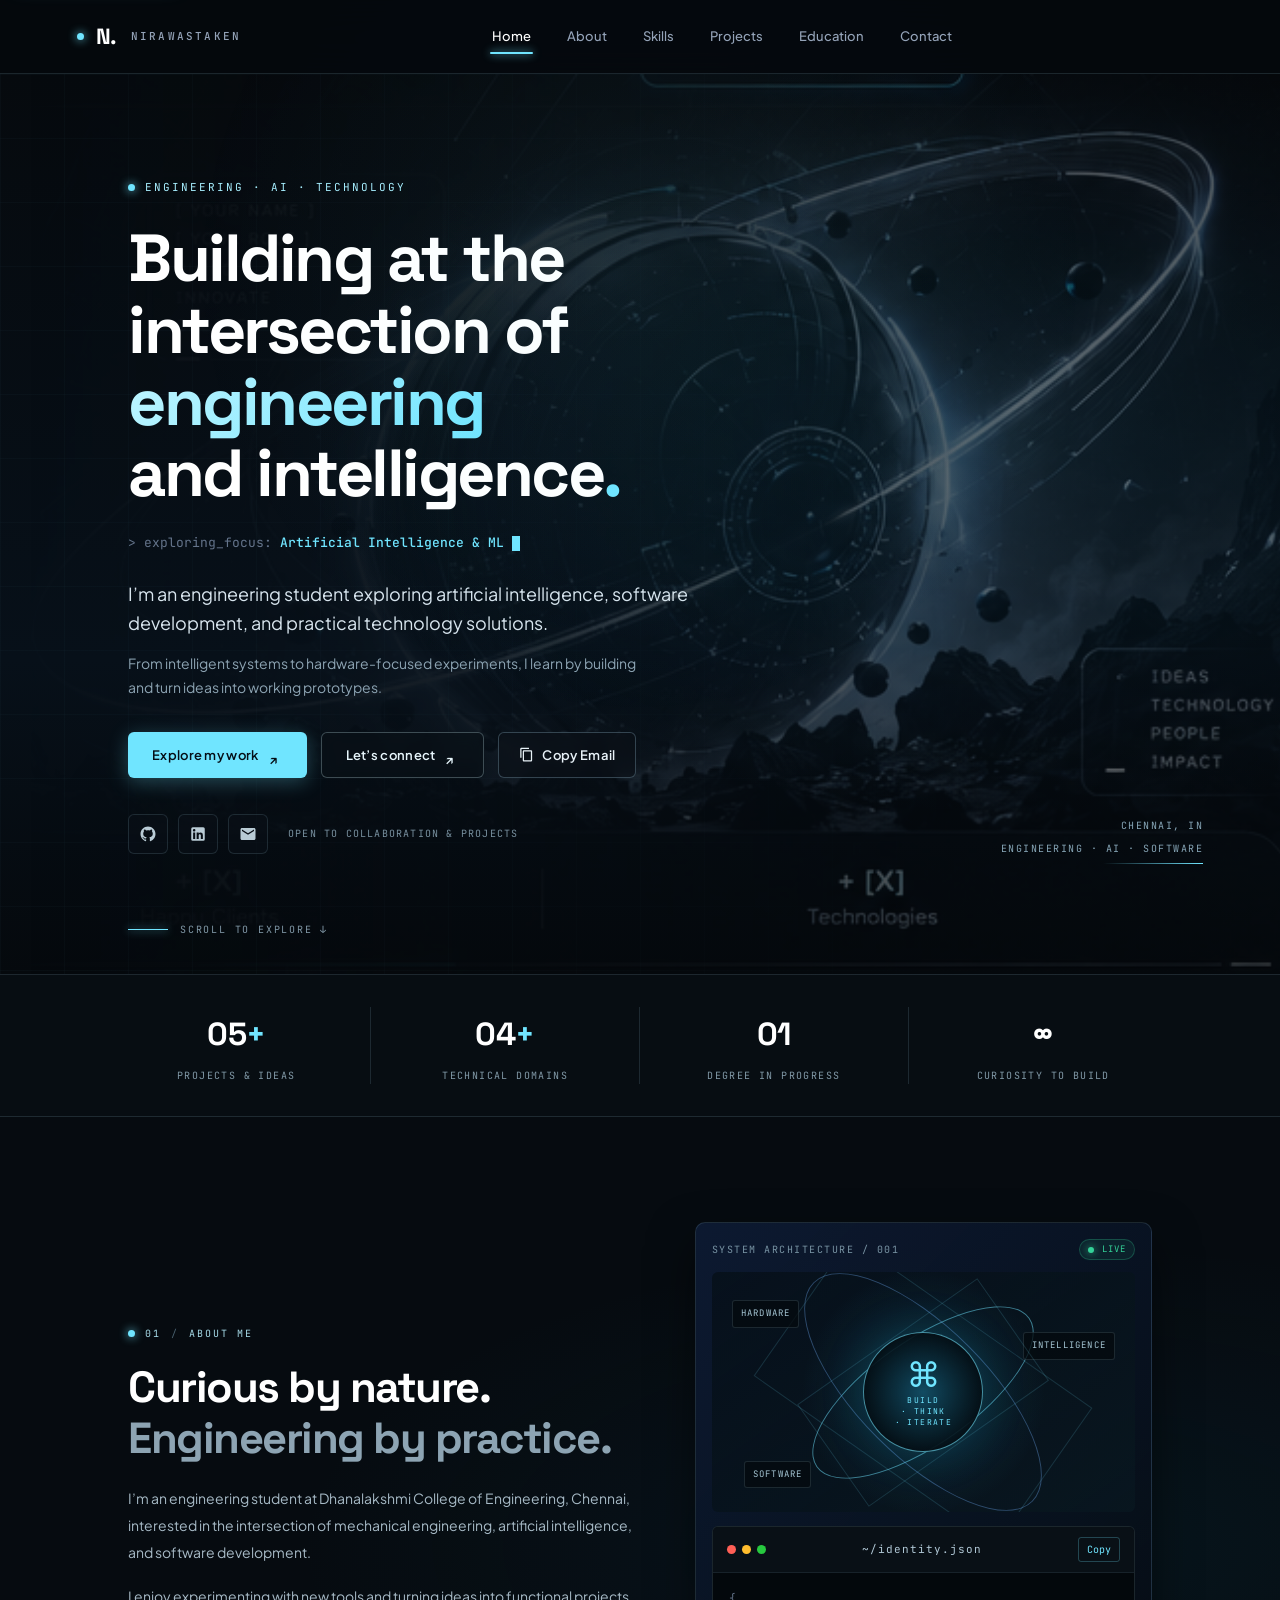
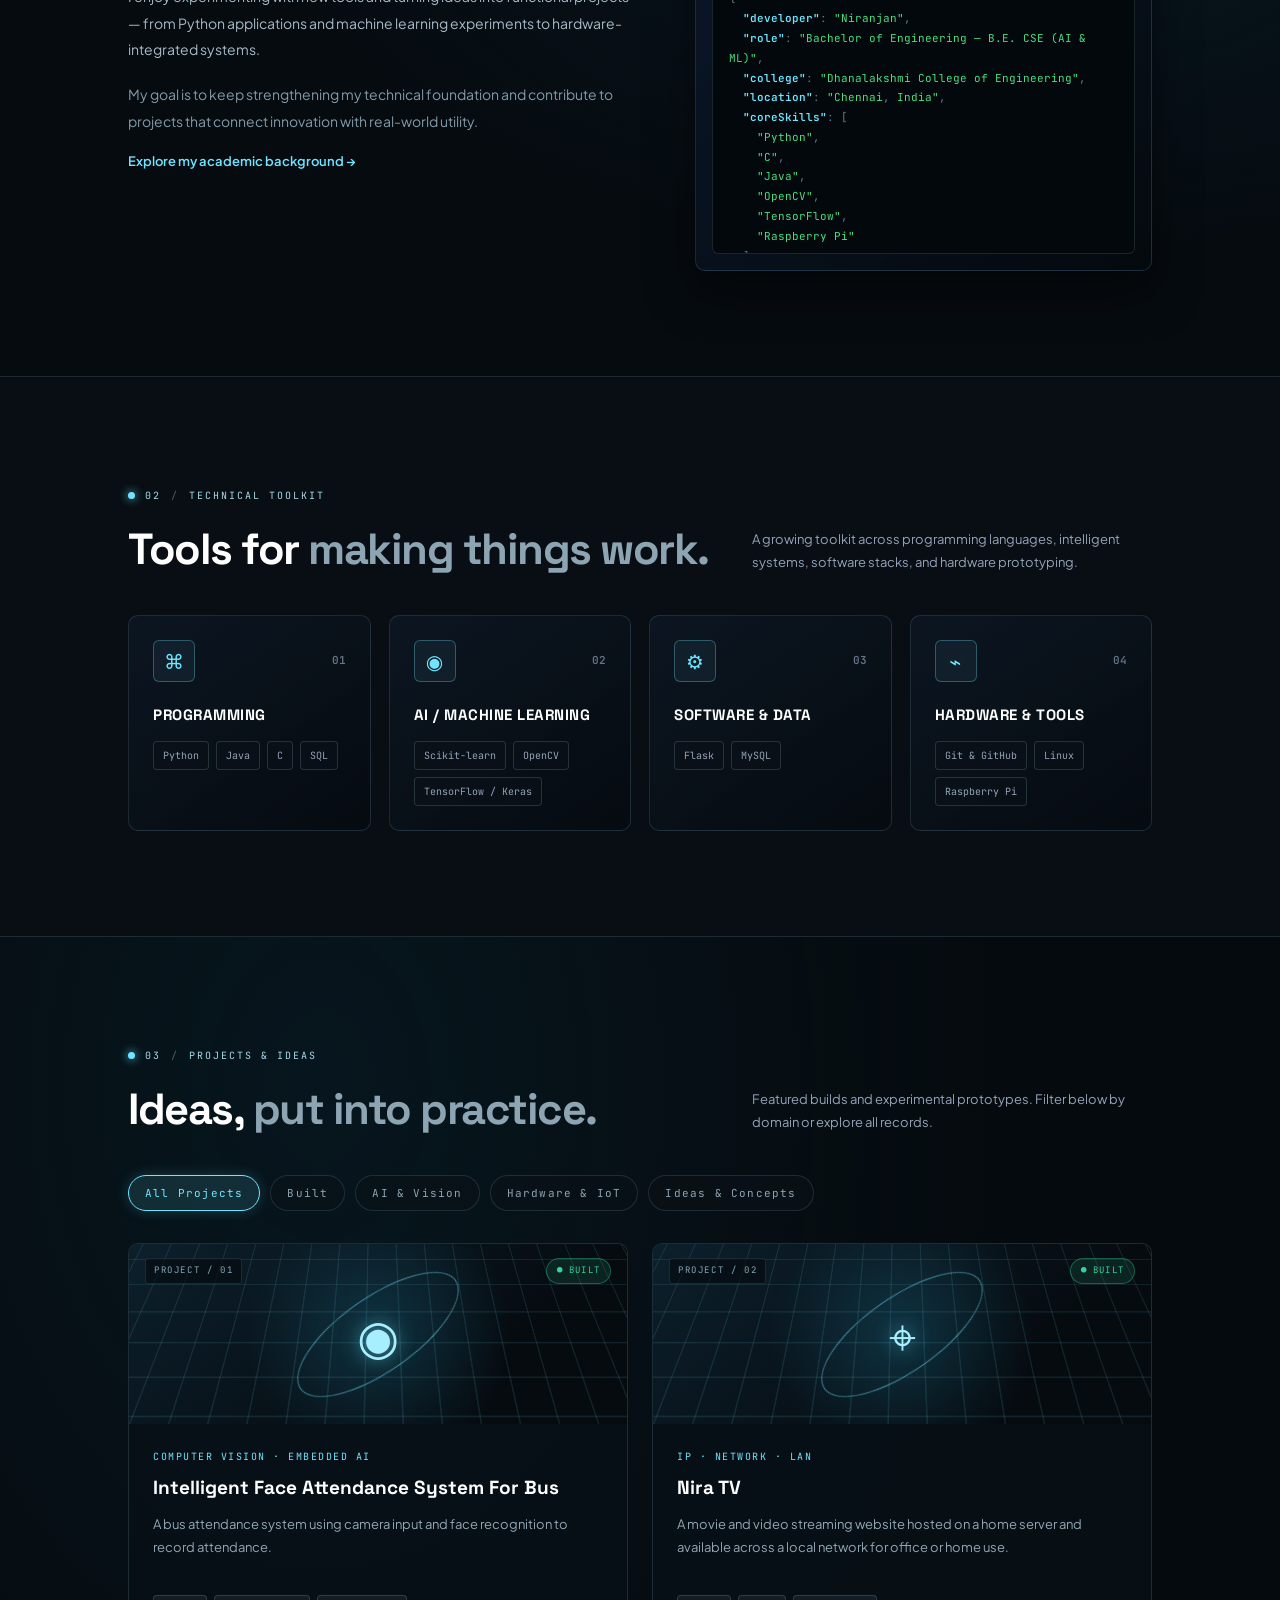
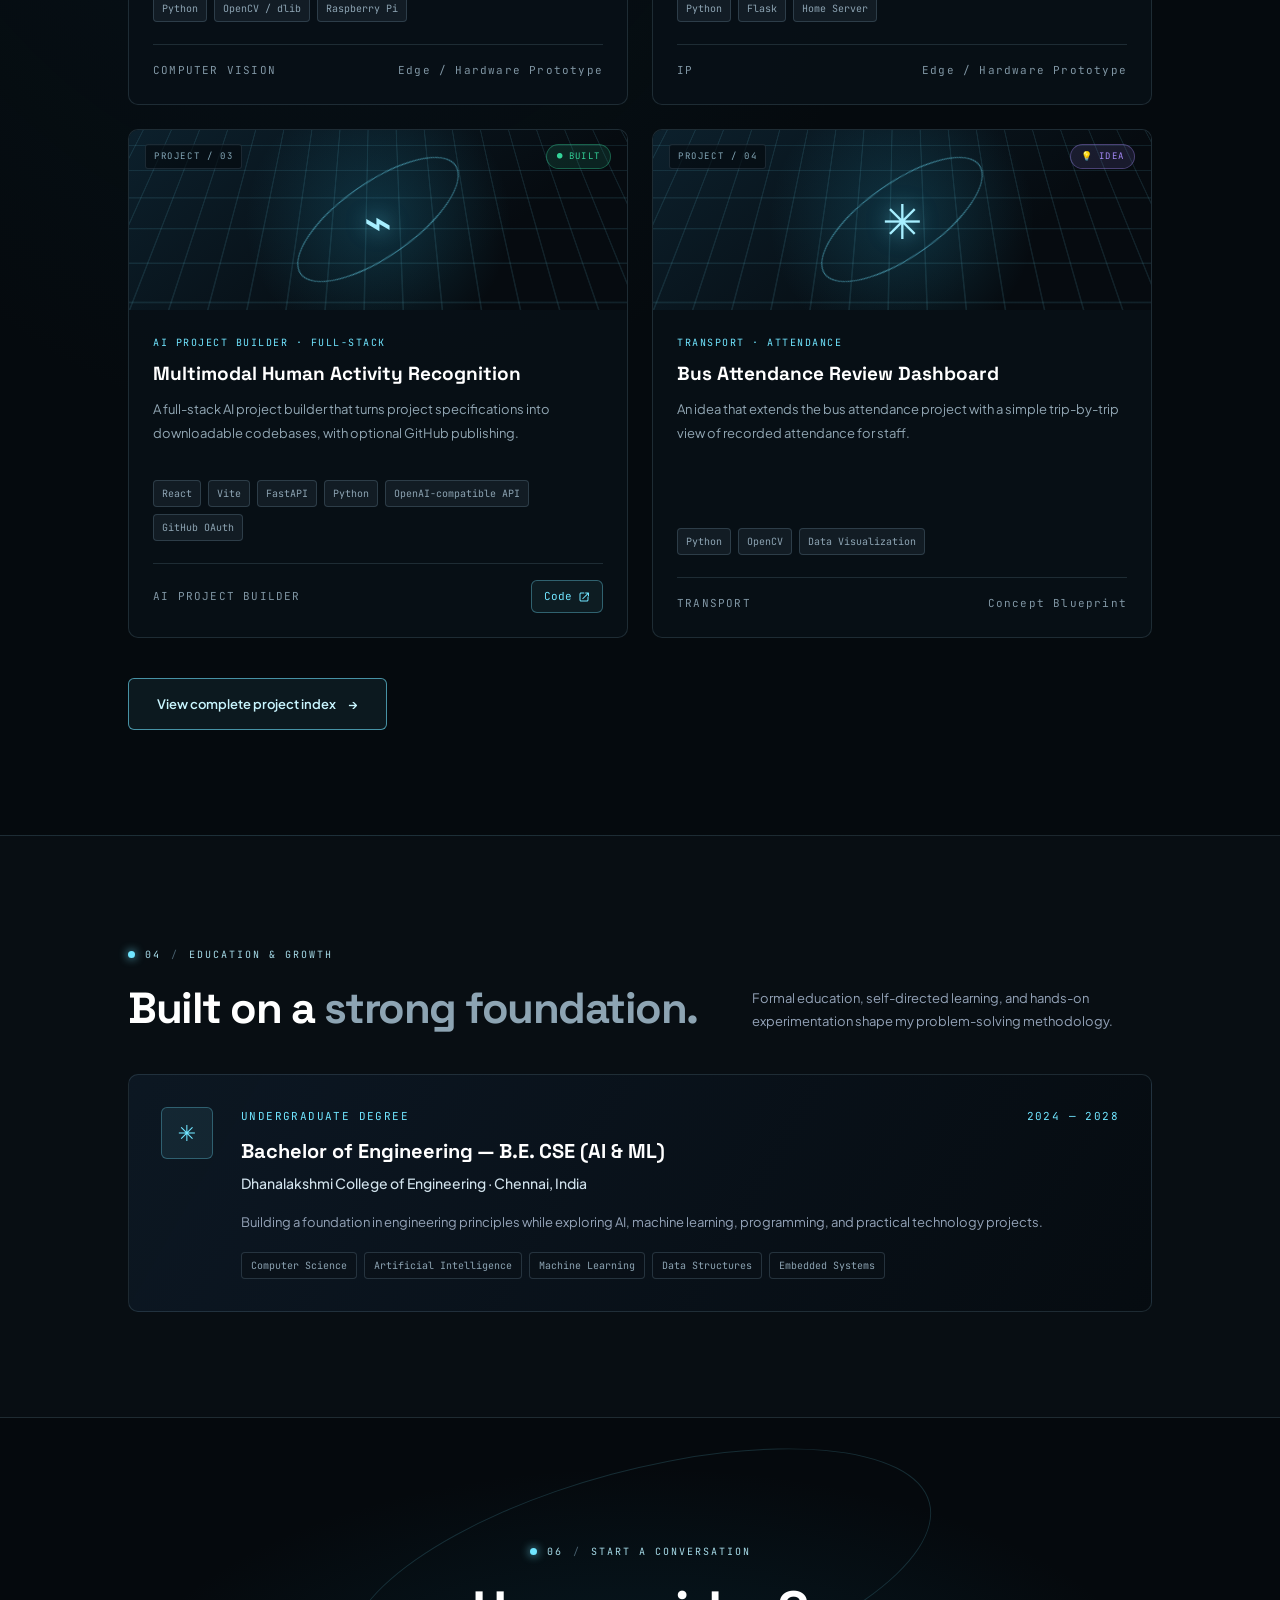
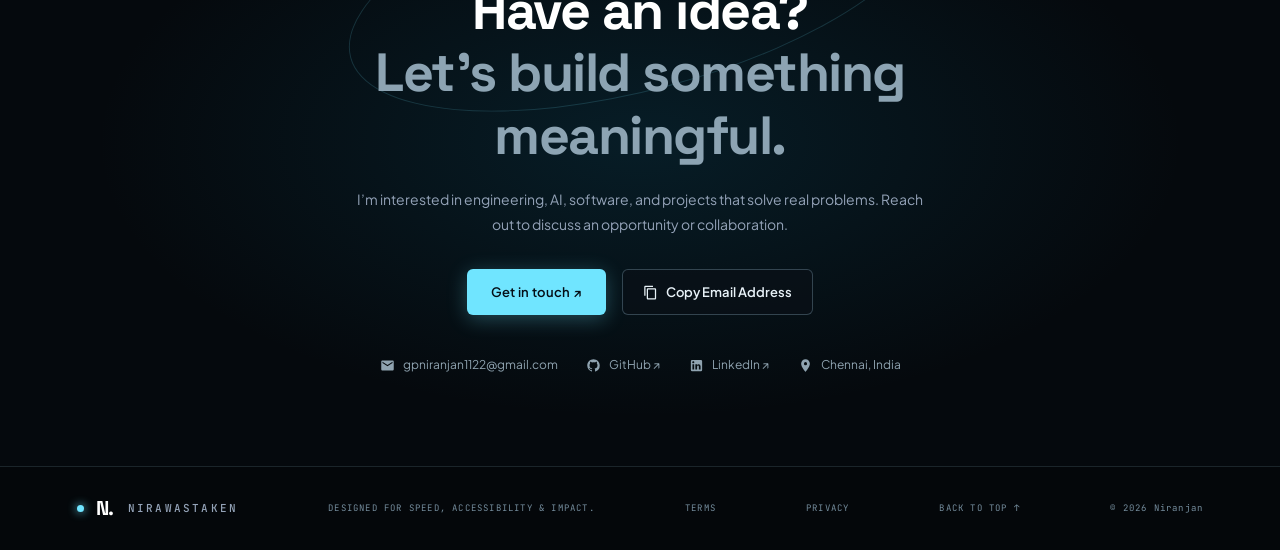
<file: index.html>
<!doctype html>
<html lang="en">
<head>
  <meta charset="utf-8">
  <meta name="viewport" content="width=device-width, initial-scale=1">
  <meta name="theme-color" content="#05090d">
  <meta name="description" content="Engineering, AI, computer vision, and technology projects by Niranjan.">
  <title>Nirawastaken | Engineering, AI &amp; Technology</title>
  
  <!-- Modern Typography: Space Grotesk, Plus Jakarta Sans, JetBrains Mono -->
  <link rel="preconnect" href="https://fonts.googleapis.com">
  <link rel="preconnect" href="https://fonts.gstatic.com" crossorigin>
  <link href="https://fonts.googleapis.com/css2?family=JetBrains+Mono:wght@400;500;600&family=Plus+Jakarta+Sans:wght@300;400;500;600;700&family=Space+Grotesk:wght@500;600;700&display=swap" rel="stylesheet">
  
  <link rel="stylesheet" href="styles.css">
  <script src="app.js" defer></script>
</head>
<body>
  <div class="mouse-spotlight" aria-hidden="true"></div>
  <a class="skip-link" href="#main-content">Skip to main content</a>
  
  <!-- Site Header -->
  <header class="site-header">
    <a class="brand" href="#home">
      <span class="brand-signal"></span>
      <span data-profile="brand">N.</span>
      <span class="brand-name">NIRAWASTAKEN</span>
    </a>
    
    <nav aria-label="Main navigation" class="desktop-nav">
      <a href="#home" class="nav-active">Home</a>
      <a href="#about">About</a>
      <a href="#skills">Skills</a>
      <a href="#projects">Projects</a>
      <a href="#education">Education</a>
      <a href="#contact">Contact</a>
    </nav>
    
    <div class="header-actions">
      <details class="mobile-menu">
        <summary aria-label="Toggle navigation menu">MENU</summary>
        <nav aria-label="Mobile navigation">
          <a href="#home">Home</a>
          <a href="#about">About</a>
          <a href="#skills">Skills</a>
          <a href="#projects">Projects</a>
          <a href="#education">Education</a>
          <a href="#contact">Contact</a>
        </nav>
      </details>
    </div>
  </header>

  <main id="main-content" tabindex="-1">
    <!-- Hero Section -->
    <section class="hero" id="home">
      <div class="hero-image" aria-hidden="true"></div>
      <div class="hero-grid" aria-hidden="true"></div>
      
      <div class="hero-copy">
        <div class="eyebrow">
          <span class="status-pulse"></span>
          <span data-profile="eyebrow">ENGINEERING · AI · TECHNOLOGY</span>
        </div>
        
        <h1 data-profile="headline">Building at the<br>intersection of <span>engineering</span><br>and intelligence<span class="cyan">.</span></h1>
        
        <div class="hero-typing-wrap">
          <span class="typing-prefix">&gt; exploring_focus:</span>
          <span class="typing-text" id="typing-text">Artificial Intelligence &amp; ML</span>
          <span class="typing-cursor"></span>
        </div>
        
        <p class="hero-lede" data-profile="intro">I’m an engineering student exploring artificial intelligence, software development, and practical technology solutions.</p>
        <p class="hero-sub" data-profile="introMore">From intelligent systems to hardware-focused experiments, I learn by building and turn ideas into working prototypes.</p>
        
        <div class="hero-actions">
          <a class="button button-primary" href="#projects">Explore my work <span class="button-icon">↗</span></a>
          <a class="button button-secondary" href="#contact">Let’s connect <span class="button-icon">↗</span></a>
          <button class="button button-secondary copy-email-btn" data-copy-email type="button">
            <svg viewBox="0 0 24 24" width="14" height="14" fill="currentColor"><path d="M16 1H4c-1.1 0-2 .9-2 2v14h2V3h12V1zm3 4H8c-1.1 0-2 .9-2 2v14c0 1.1.9 2 2 2h11c1.1 0 2-.9 2-2V7c0-1.1-.9-2-2-2zm0 16H8V7h11v14z"/></svg>
            <span>Copy Email</span>
          </button>
        </div>
        
        <div class="hero-socials">
          <a class="social-btn" data-link="github" href="https://github.com/Nirawasnottaken" target="_blank" rel="noreferrer" aria-label="GitHub Profile">
            <svg viewBox="0 0 24 24"><path d="M12 2C6.477 2 2 6.484 2 12.017c0 4.425 2.865 8.18 6.839 9.504.5.092.682-.217.682-.483 0-.237-.008-.868-.013-1.703-2.782.605-3.369-1.343-3.369-1.343-.454-1.158-1.11-1.466-1.11-1.466-.908-.62.069-.608.069-.608 1.003.07 1.53 1.032 1.53 1.032.892 1.53 2.341 1.088 2.91.832.092-.647.35-1.088.636-1.338-2.22-.253-4.555-1.113-4.555-4.951 0-1.093.39-1.988 1.029-2.688-.103-.253-.446-1.272.098-2.65 0 0 .84-.27 2.75 1.026A9.564 9.564 0 0112 6.844c.85.004 1.705.115 2.504.337 1.909-1.296 2.747-1.027 2.747-1.027.546 1.379.202 2.398.1 2.651.64.7 1.028 1.595 1.028 2.688 0 3.848-2.339 4.695-4.566 4.943.359.309.678.92.678 1.855 0 1.338-.012 2.419-.012 2.747 0 .268.18.58.688.482A10.019 10.019 0 0022 12.017C22 6.484 17.522 2 12 2z"/></svg>
          </a>
          <a class="social-btn" data-link="linkedin" href="https://www.linkedin.com/in/g-niranjan-2a88b6375/" target="_blank" rel="noreferrer" aria-label="LinkedIn Profile">
            <svg viewBox="0 0 24 24"><path d="M19 3a2 2 0 0 1 2 2v14a2 2 0 0 1-2 2H5a2 2 0 0 1-2-2V5a2 2 0 0 1 2-2h14m-.5 15.5v-5.3a3.26 3.26 0 0 0-3.26-3.26c-.85 0-1.84.52-2.28 1.3v-1.11h-2.79v8.37h2.79v-4.93c0-.77.62-1.4 1.39-1.4a1.4 1.4 0 0 1 1.4 1.4v4.93h2.75M6.88 8.56a1.68 1.68 0 0 0 1.68-1.68c0-.93-.75-1.69-1.68-1.69a1.69 1.69 0 0 0-1.69 1.69c0 .93.76 1.68 1.69 1.68m1.39 9.94v-8.37H5.5v8.37h2.77z"/></svg>
          </a>
          <a class="social-btn" data-link="email" href="mailto:gpniranjan1122@gmail.com" aria-label="Direct Email">
            <svg viewBox="0 0 24 24"><path d="M20 4H4c-1.1 0-1.99.9-1.99 2L2 18c0 1.1.9 2 2 2h16c1.1 0 2-.9 2-2V6c0-1.1-.9-2-2-2zm0 4l-8 5-8-5V6l8 5 8-5v2z"/></svg>
          </a>
          <span class="social-note">OPEN TO COLLABORATION &amp; PROJECTS</span>
        </div>
      </div>
      
      <div class="hero-coordinate">
        <span data-profile="locationShort">CHENNAI, IN</span>
        <span>ENGINEERING · AI · SOFTWARE</span>
        <span class="coordinate-line"></span>
      </div>
      
      <a href="#about" class="scroll-cue">
        <span class="scroll-line"></span> SCROLL TO EXPLORE ↓
      </a>
    </section>

    <!-- Metrics Bar -->
    <section class="metrics" aria-label="Portfolio overview">
      <div>
        <strong id="project-count">05<span>+</span></strong>
        <span>PROJECTS &amp; IDEAS</span>
      </div>
      <div>
        <strong>04<span>+</span></strong>
        <span>TECHNICAL DOMAINS</span>
      </div>
      <div>
        <strong>01</strong>
        <span>DEGREE IN PROGRESS</span>
      </div>
      <div>
        <strong>∞</strong>
        <span>CURIOSITY TO BUILD</span>
      </div>
    </section>

    <!-- About Section -->
    <section class="section about-section" id="about">
      <div class="about-copy">
        <div class="section-label"><i></i>01 <b>/</b> ABOUT ME</div>
        <h2>Curious by nature.<br><span>Engineering by practice.</span></h2>
        <div id="about-copy">
          <p>I’m an engineering student at Dhanalakshmi College of Engineering, Chennai, interested in the intersection of mechanical engineering, artificial intelligence, and software development.</p>
          <p>I enjoy experimenting with new tools and turning ideas into functional projects — from Python applications and machine learning experiments to hardware-integrated systems.</p>
          <p class="muted-copy">My goal is to keep strengthening my technical foundation and contribute to projects that connect innovation with real-world utility.</p>
        </div>
        <a class="text-link" href="#education">Explore my academic background →</a>
      </div>
      
      <div class="about-visual">
        <div class="visual-top">
          <span>SYSTEM ARCHITECTURE / 001</span>
          <span class="status-badge" style="padding: 2px 8px; font-size: 9px;"><span class="live-dot"></span> LIVE</span>
        </div>
        
        <div class="profile-art">
          <div class="orbit orbit-one"></div>
          <div class="orbit orbit-two"></div>
          <div class="core-mark">
            <span class="core-symbol">⌘</span>
            <span>BUILD<br>· THINK<br>· ITERATE</span>
          </div>
          <span class="art-tag tag-one">HARDWARE</span>
          <span class="art-tag tag-two">INTELLIGENCE</span>
          <span class="art-tag tag-three">SOFTWARE</span>
        </div>
        
        <div class="code-window">
          <div class="code-title">
            <div class="terminal-dots">
              <span class="terminal-dot dot-red"></span>
              <span class="terminal-dot dot-yellow"></span>
              <span class="terminal-dot dot-green"></span>
            </div>
            <span class="terminal-title-text">~/identity.json</span>
            <button class="terminal-copy-btn" id="copy-identity-btn" type="button" aria-label="Copy identity JSON">Copy</button>
          </div>
          <pre id="identity-code"></pre>
        </div>
      </div>
    </section>

    <!-- Skills Section -->
    <section class="section skills-section" id="skills">
      <div class="section-heading">
        <div>
          <div class="section-label"><i></i>02 <b>/</b> TECHNICAL TOOLKIT</div>
          <h2>Tools for <span>making things work.</span></h2>
        </div>
        <p>A growing toolkit across programming languages, intelligent systems, software stacks, and hardware prototyping.</p>
      </div>
      <div class="skills-grid" id="skills-grid"></div>
    </section>

    <!-- Projects Section -->
    <section class="section projects-section" id="projects">
      <div class="section-heading">
        <div>
          <div class="section-label"><i></i>03 <b>/</b> PROJECTS &amp; IDEAS</div>
          <h2>Ideas, <span>put into practice.</span></h2>
        </div>
        <p>Featured builds and experimental prototypes. Filter below by domain or explore all records.</p>
      </div>
      
      <!-- Interactive Filter Tabs -->
      <div class="projects-filter-bar" role="tablist" aria-label="Filter projects by domain">
        <button class="filter-btn active" data-filter="all" role="tab" aria-selected="true">All Projects</button>
        <button class="filter-btn" data-filter="built" role="tab" aria-selected="false">Built</button>
        <button class="filter-btn" data-filter="ai" role="tab" aria-selected="false">AI &amp; Vision</button>
        <button class="filter-btn" data-filter="hardware" role="tab" aria-selected="false">Hardware &amp; IoT</button>
        <button class="filter-btn" data-filter="ideas" role="tab" aria-selected="false">Ideas &amp; Concepts</button>
      </div>
      
      <div class="projects-grid" id="projects-grid"></div>
      
      <a id="show-more" class="show-more" href="projects.html" aria-label="Show all projects and ideas">
        View complete project index <span>→</span>
      </a>
    </section>

    <!-- Education Section -->
    <section class="section education-section" id="education">
      <div class="section-heading">
        <div>
          <div class="section-label"><i></i>04 <b>/</b> EDUCATION &amp; GROWTH</div>
          <h2>Built on a <span>strong foundation.</span></h2>
        </div>
        <p>Formal education, self-directed learning, and hands-on experimentation shape my problem-solving methodology.</p>
      </div>
      
      <article class="timeline">
        <div class="timeline-marker">✳</div>
        <div class="timeline-main">
          <div class="timeline-meta">
            <span>UNDERGRADUATE DEGREE</span>
            <span data-profile="educationDates">2024 — 2028</span>
          </div>
          <h3 data-profile="degree">Bachelor of Engineering — B.E. CSE (AI &amp; ML)</h3>
          <p class="institution" data-profile="school">Dhanalakshmi College of Engineering · Chennai, India</p>
          <p data-profile="educationDescription">Building a foundation in engineering principles while exploring AI, machine learning, programming, and practical technology projects.</p>
          <div class="timeline-tags">
            <span>Computer Science</span>
            <span>Artificial Intelligence</span>
            <span>Machine Learning</span>
            <span>Data Structures</span>
            <span>Embedded Systems</span>
          </div>
        </div>
      </article>
    </section>

    <!-- Experience Section (Toggleable via portfolio.txt) -->
    <section class="section experience-section" id="experience" hidden>
      <div class="section-heading">
        <div>
          <div class="section-label"><i></i>05 <b>/</b> BEYOND THE CODE</div>
          <h2>Collaboration is part of <span>the process.</span></h2>
        </div>
        <p>Leadership, volunteering, initiatives, and community engagement.</p>
      </div>
      <article class="experience-card">
        <div class="experience-symbol">✳</div>
        <div class="experience-body">
          <div class="timeline-meta">
            <span data-profile="experienceLabel">STUDENT LEADERSHIP / COMMUNITY</span>
            <span data-profile="experienceDates">2024 — Present</span>
          </div>
          <h3 data-profile="experienceTitle">Rotaract Club — Student Leadership &amp; Community Initiatives</h3>
          <p class="institution" data-profile="experiencePlace">Dhanalakshmi College of Engineering</p>
          <p data-profile="experienceDescription">Active member contributing to campus technology events, youth empowerment initiatives, and collaborative community projects.</p>
        </div>
      </article>
    </section>

    <!-- Contact Section -->
    <section class="contact-section" id="contact">
      <div class="contact-orbit" aria-hidden="true"></div>
      <div class="section-label"><i></i>06 <b>/</b> START A CONVERSATION</div>
      <h2>Have an idea?<br><span>Let’s build something meaningful.</span></h2>
      <p data-profile="contactIntro">I’m interested in engineering, AI, software, and projects that solve real problems. Reach out to discuss an opportunity, hackathon, or collaboration.</p>
      
      <div class="contact-actions">
        <a class="button button-primary" data-contact-button href="mailto:gpniranjan1122@gmail.com">Get in touch ↗</a>
        <button class="copy-email-btn" data-copy-email type="button">
          <svg viewBox="0 0 24 24"><path d="M16 1H4c-1.1 0-2 .9-2 2v14h2V3h12V1zm3 4H8c-1.1 0-2 .9-2 2v14c0 1.1.9 2 2 2h11c1.1 0 2-.9 2-2V7c0-1.1-.9-2-2-2zm0 16H8V7h11v14z"/></svg>
          <span>Copy Email Address</span>
        </button>
      </div>
      
      <div class="contact-links">
        <a data-link="email" href="mailto:gpniranjan1122@gmail.com">
          <svg viewBox="0 0 24 24"><path d="M20 4H4c-1.1 0-1.99.9-1.99 2L2 18c0 1.1.9 2 2 2h16c1.1 0 2-.9 2-2V6c0-1.1-.9-2-2-2zm0 4l-8 5-8-5V6l8 5 8-5v2z"/></svg>
          <span data-profile="email">gpniranjan1122@gmail.com</span>
        </a>
        <a data-link="github" href="https://github.com/Nirawasnottaken" target="_blank" rel="noreferrer">
          <svg viewBox="0 0 24 24"><path d="M12 2C6.477 2 2 6.484 2 12.017c0 4.425 2.865 8.18 6.839 9.504.5.092.682-.217.682-.483 0-.237-.008-.868-.013-1.703-2.782.605-3.369-1.343-3.369-1.343-.454-1.158-1.11-1.466-1.11-1.466-.908-.62.069-.608.069-.608 1.003.07 1.53 1.032 1.53 1.032.892 1.53 2.341 1.088 2.91.832.092-.647.35-1.088.636-1.338-2.22-.253-4.555-1.113-4.555-4.951 0-1.093.39-1.988 1.029-2.688-.103-.253-.446-1.272.098-2.65 0 0 .84-.27 2.75 1.026A9.564 9.564 0 0112 6.844c.85.004 1.705.115 2.504.337 1.909-1.296 2.747-1.027 2.747-1.027.546 1.379.202 2.398.1 2.651.64.7 1.028 1.595 1.028 2.688 0 3.848-2.339 4.695-4.566 4.943.359.309.678.92.678 1.855 0 1.338-.012 2.419-.012 2.747 0 .268.18.58.688.482A10.019 10.019 0 0022 12.017C22 6.484 17.522 2 12 2z"/></svg>
          <span>GitHub ↗</span>
        </a>
        <a data-link="linkedin" href="https://www.linkedin.com/in/g-niranjan-2a88b6375/" target="_blank" rel="noreferrer">
          <svg viewBox="0 0 24 24"><path d="M19 3a2 2 0 0 1 2 2v14a2 2 0 0 1-2 2H5a2 2 0 0 1-2-2V5a2 2 0 0 1 2-2h14m-.5 15.5v-5.3a3.26 3.26 0 0 0-3.26-3.26c-.85 0-1.84.52-2.28 1.3v-1.11h-2.79v8.37h2.79v-4.93c0-.77.62-1.4 1.39-1.4a1.4 1.4 0 0 1 1.4 1.4v4.93h2.75M6.88 8.56a1.68 1.68 0 0 0 1.68-1.68c0-.93-.75-1.69-1.68-1.69a1.69 1.69 0 0 0-1.69 1.69c0 .93.76 1.68 1.69 1.68m1.39 9.94v-8.37H5.5v8.37h2.77z"/></svg>
          <span>LinkedIn ↗</span>
        </a>
        <span>
          <svg viewBox="0 0 24 24"><path d="M12 2C8.13 2 5 5.13 5 9c0 5.25 7 13 7 13s7-7.75 7-13c0-3.87-3.13-7-7-7zm0 9.5a2.5 2.5 0 0 1 0-5 2.5 2.5 0 0 1 0 5z"/></svg>
          <span data-profile="location">Chennai, India</span>
        </span>
      </div>
    </section>
  </main>

  <!-- Site Footer -->
  <footer class="site-footer">
    <a class="brand" href="#home">
      <span class="brand-signal"></span>
      <span>N.</span>
      <span class="brand-name">NIRAWASTAKEN</span>
    </a>
    <span>DESIGNED FOR SPEED, ACCESSIBILITY &amp; IMPACT.</span>
    <a href="terms.html">TERMS</a>
    <a href="privacy.html">PRIVACY</a>
    <a href="#home">BACK TO TOP ↑</a>
    <span>© <span id="year"></span> <span data-profile="name">Niranjan</span></span>
  </footer>

  <!-- Toast Notification -->
  <div id="toast" class="toast" role="status" aria-live="polite"></div>

  <!-- Back to top floating button -->
  <button id="back-to-top" class="back-to-top" aria-label="Back to top" title="Back to top">
    <svg viewBox="0 0 24 24"><path d="M7.41 15.41L12 10.83l4.59 4.58L18 14l-6-6-6 6z"/></svg>
  </button>
</body>
</html>
</file>
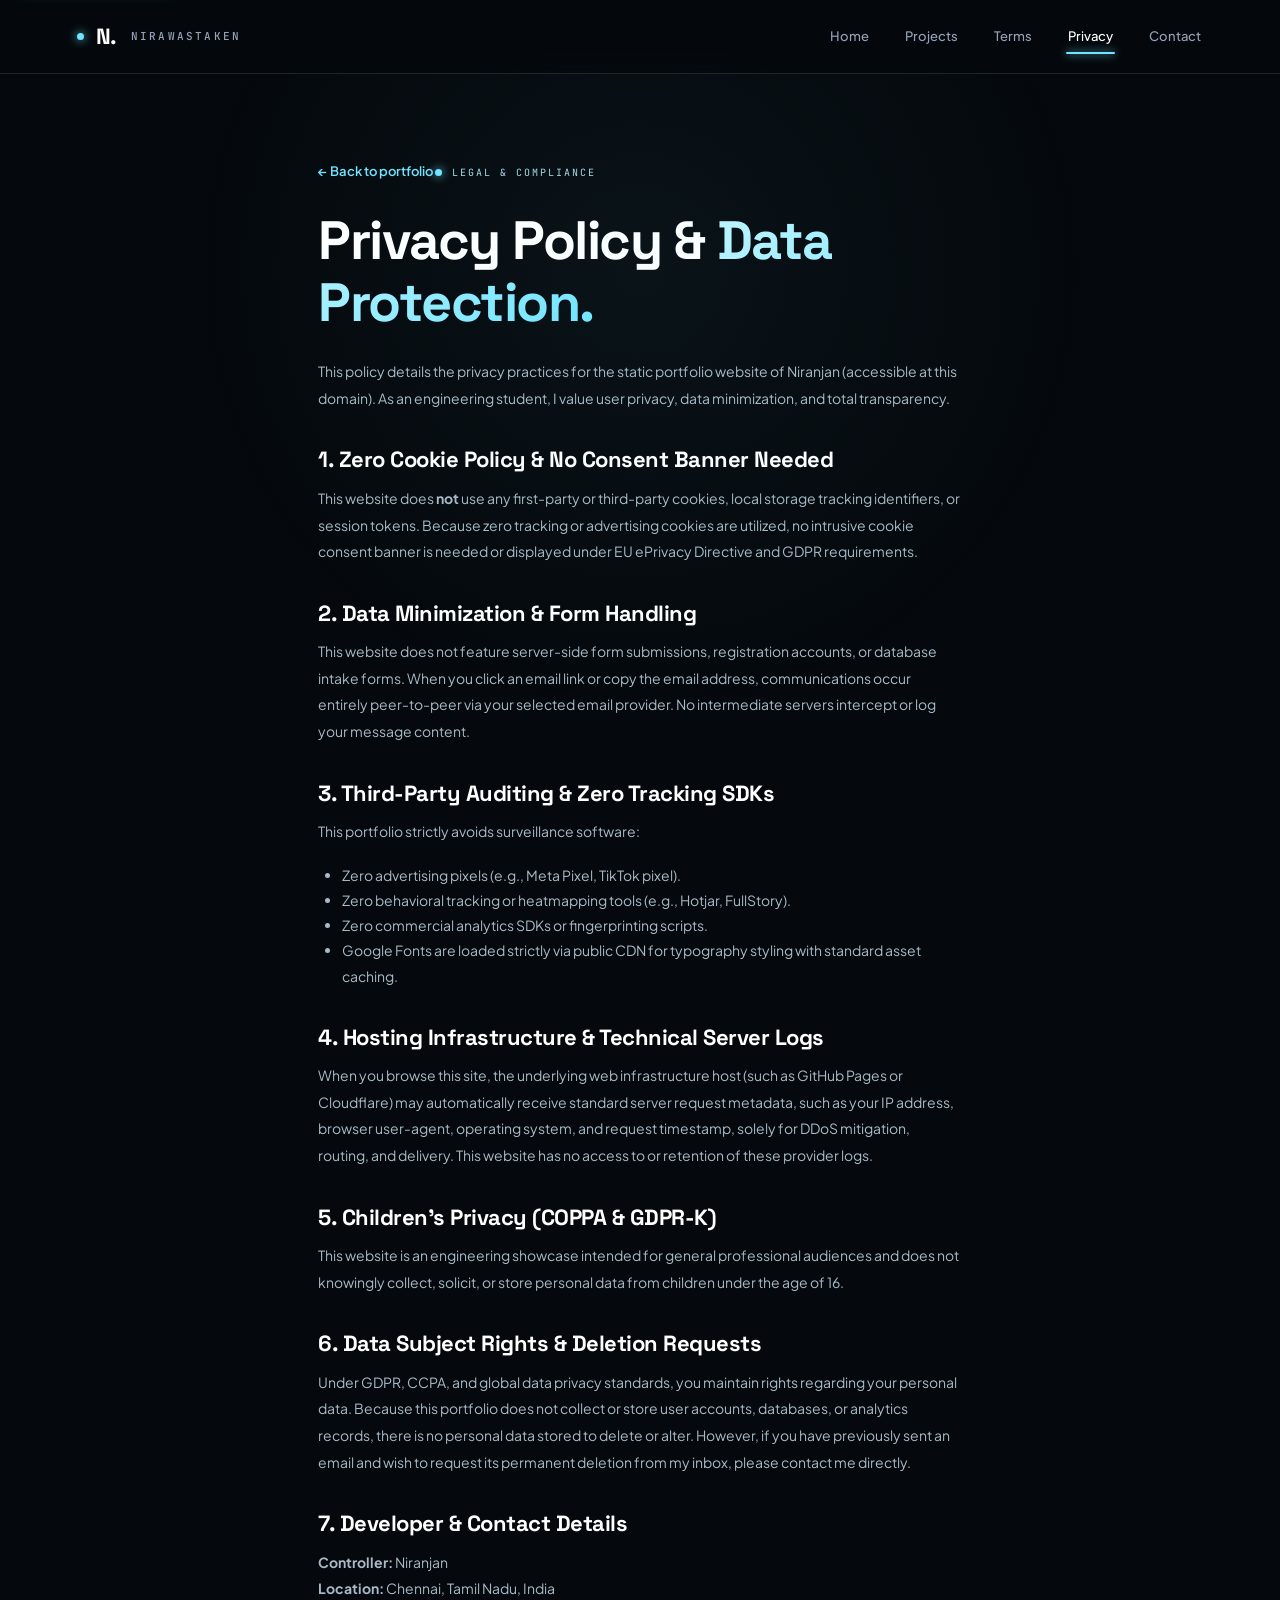
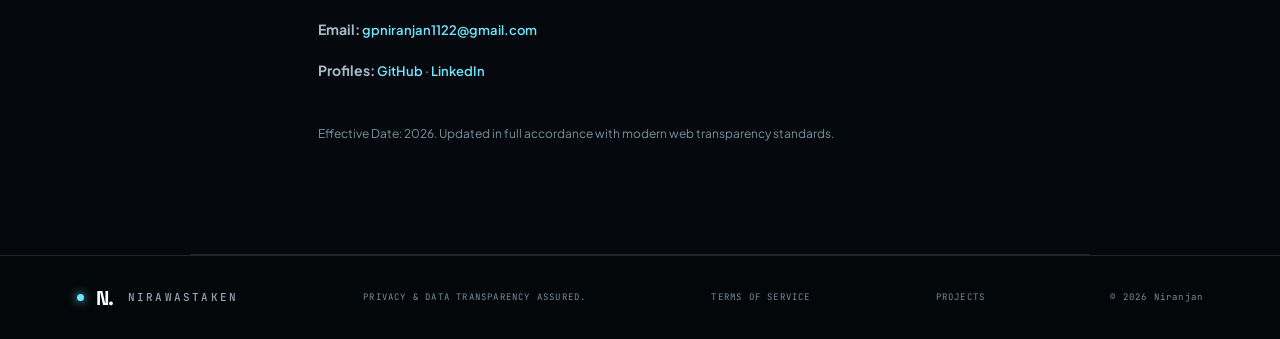
<file: privacy.html>
<!doctype html>
<html lang="en">
<head>
  <meta charset="utf-8">
  <meta name="viewport" content="width=device-width, initial-scale=1">
  <meta name="theme-color" content="#05090d">
  <meta name="description" content="Privacy policy, cookie disclosures, data protection, and compliance for Niranjan's portfolio.">
  <title>Privacy &amp; Data Protection | Nirawastaken</title>
  
  <!-- Modern Typography -->
  <link rel="preconnect" href="https://fonts.googleapis.com">
  <link rel="preconnect" href="https://fonts.gstatic.com" crossorigin>
  <link href="https://fonts.googleapis.com/css2?family=JetBrains+Mono:wght@400;500;600&family=Plus+Jakarta+Sans:wght@300;400;500;600;700&family=Space+Grotesk:wght@500;600;700&display=swap" rel="stylesheet">
  
  <link rel="stylesheet" href="styles.css">
</head>
<body>
  <div class="mouse-spotlight" aria-hidden="true"></div>
  <a class="skip-link" href="#main-content">Skip to main content</a>
  
  <header class="site-header">
    <a class="brand" href="index.html#home">
      <span class="brand-signal"></span>
      <span>N.</span>
      <span class="brand-name">NIRAWASTAKEN</span>
    </a>
    <nav aria-label="Main navigation" class="desktop-nav">
      <a href="index.html#home">Home</a>
      <a href="projects.html">Projects</a>
      <a href="terms.html">Terms</a>
      <a href="privacy.html" class="nav-active" aria-current="page">Privacy</a>
      <a href="index.html#contact">Contact</a>
    </nav>
  </header>

  <main id="main-content" class="privacy-page" tabindex="-1">
    <section class="section privacy-content" aria-labelledby="privacy-title">
      <a class="text-link back-link" href="index.html">← Back to portfolio</a>
      <div class="section-label"><i></i>LEGAL &amp; COMPLIANCE</div>
      <h1 id="privacy-title">Privacy Policy &amp; <span>Data Protection.</span></h1>
      <p>This policy details the privacy practices for the static portfolio website of Niranjan (accessible at this domain). As an engineering student, I value user privacy, data minimization, and total transparency.</p>
      
      <h2>1. Zero Cookie Policy &amp; No Consent Banner Needed</h2>
      <p>This website does <strong>not</strong> use any first-party or third-party cookies, local storage tracking identifiers, or session tokens. Because zero tracking or advertising cookies are utilized, no intrusive cookie consent banner is needed or displayed under EU ePrivacy Directive and GDPR requirements.</p>

      <h2>2. Data Minimization &amp; Form Handling</h2>
      <p>This website does not feature server-side form submissions, registration accounts, or database intake forms. When you click an email link or copy the email address, communications occur entirely peer-to-peer via your selected email provider. No intermediate servers intercept or log your message content.</p>

      <h2>3. Third-Party Auditing &amp; Zero Tracking SDKs</h2>
      <p>This portfolio strictly avoids surveillance software:</p>
      <ul style="margin: 0 0 20px 24px; color: #a7bac6; line-height: 1.8;">
        <li>Zero advertising pixels (e.g., Meta Pixel, TikTok pixel).</li>
        <li>Zero behavioral tracking or heatmapping tools (e.g., Hotjar, FullStory).</li>
        <li>Zero commercial analytics SDKs or fingerprinting scripts.</li>
        <li>Google Fonts are loaded strictly via public CDN for typography styling with standard asset caching.</li>
      </ul>

      <h2>4. Hosting Infrastructure &amp; Technical Server Logs</h2>
      <p>When you browse this site, the underlying web infrastructure host (such as GitHub Pages or Cloudflare) may automatically receive standard server request metadata, such as your IP address, browser user-agent, operating system, and request timestamp, solely for DDoS mitigation, routing, and delivery. This website has no access to or retention of these provider logs.</p>

      <h2>5. Children’s Privacy (COPPA &amp; GDPR-K)</h2>
      <p>This website is an engineering showcase intended for general professional audiences and does not knowingly collect, solicit, or store personal data from children under the age of 16.</p>

      <h2>6. Data Subject Rights &amp; Deletion Requests</h2>
      <p>Under GDPR, CCPA, and global data privacy standards, you maintain rights regarding your personal data. Because this portfolio does not collect or store user accounts, databases, or analytics records, there is no personal data stored to delete or alter. However, if you have previously sent an email and wish to request its permanent deletion from my inbox, please contact me directly.</p>

      <h2>7. Developer &amp; Contact Details</h2>
      <p>
        <strong>Controller:</strong> Niranjan<br>
        <strong>Location:</strong> Chennai, Tamil Nadu, India<br>
        <strong>Email:</strong> <a class="text-link" href="mailto:gpniranjan1122@gmail.com">gpniranjan1122@gmail.com</a><br>
        <strong>Profiles:</strong> <a class="text-link" href="https://github.com/Nirawasnottaken" target="_blank" rel="noreferrer">GitHub</a> · <a class="text-link" href="https://www.linkedin.com/in/g-niranjan-2a88b6375/" target="_blank" rel="noreferrer">LinkedIn</a>
      </p>

      <p class="privacy-updated">Effective Date: 2026. Updated in full accordance with modern web transparency standards.</p>
    </section>
  </main>

  <footer class="site-footer">
    <a class="brand" href="index.html#home">
      <span class="brand-signal"></span>
      <span>N.</span>
      <span class="brand-name">NIRAWASTAKEN</span>
    </a>
    <span>PRIVACY &amp; DATA TRANSPARENCY ASSURED.</span>
    <a href="terms.html">TERMS OF SERVICE</a>
    <a href="projects.html">PROJECTS</a>
    <span>© 2026 Niranjan</span>
  </footer>
</body>
</html>
</file>
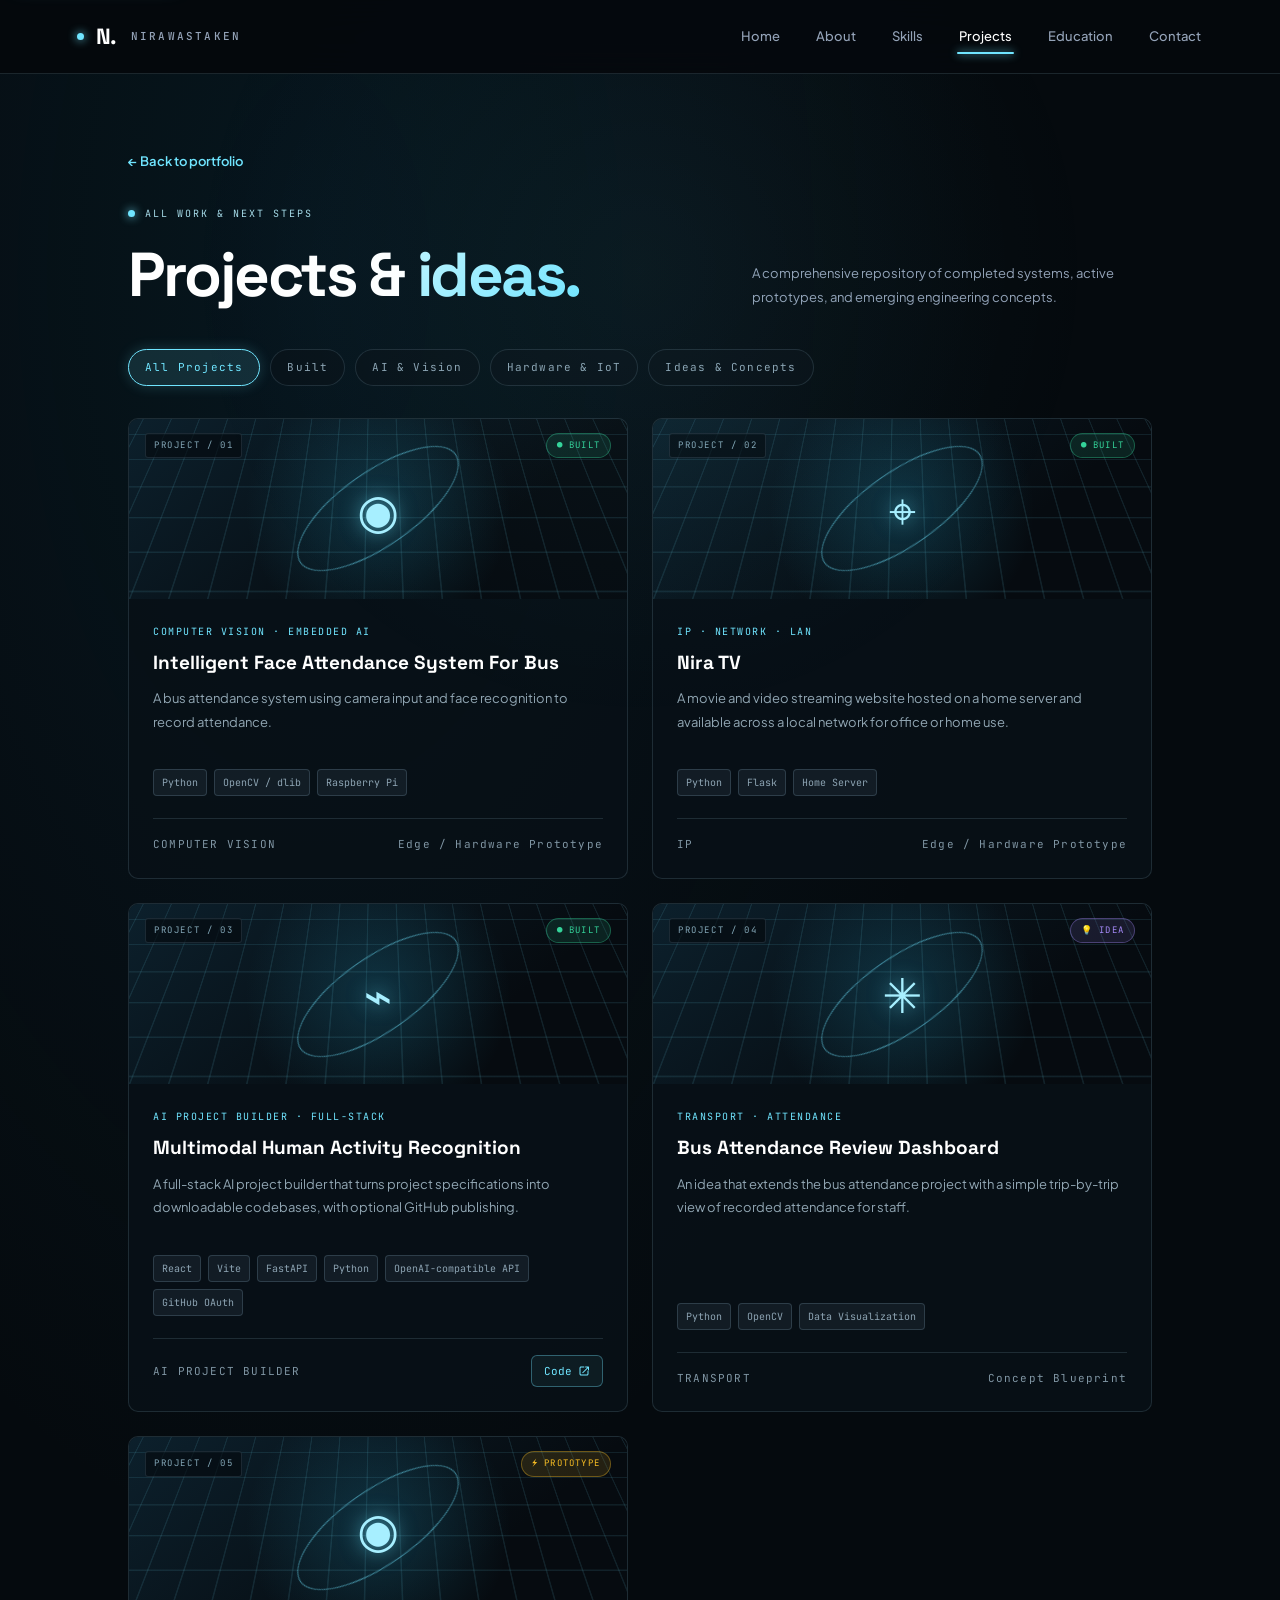
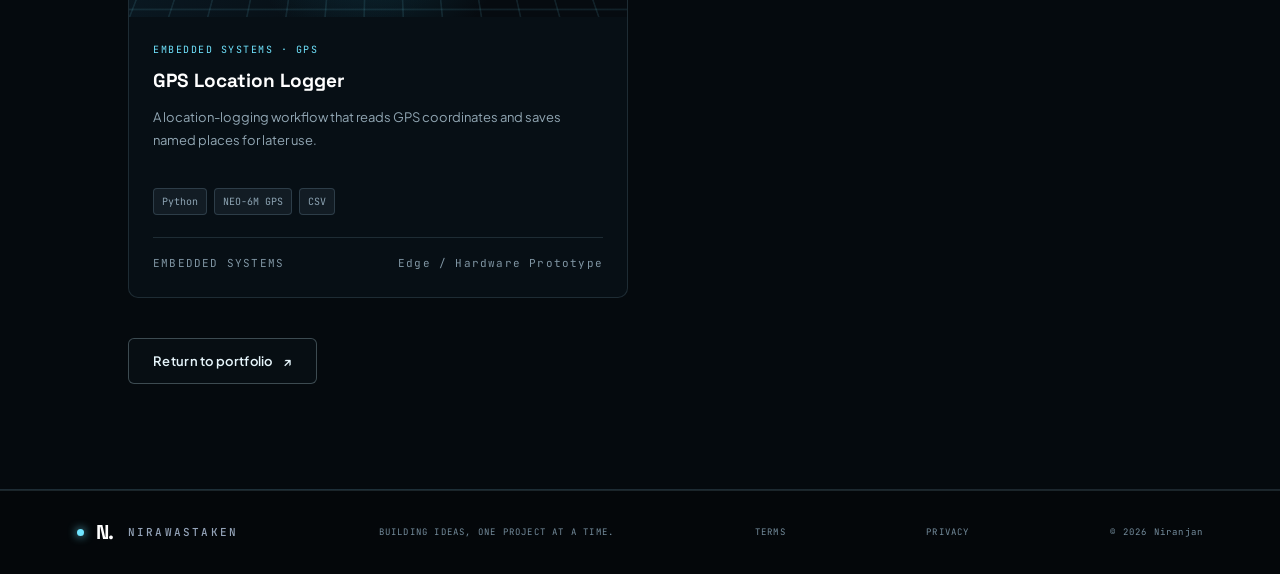
<file: projects.html>
<!doctype html>
<html lang="en">
<head>
  <meta charset="utf-8">
  <meta name="viewport" content="width=device-width, initial-scale=1">
  <meta name="theme-color" content="#05090d">
  <meta name="description" content="Projects built and project ideas by Niranjan.">
  <title>Projects &amp; Ideas | Nirawastaken</title>
  
  <!-- Modern Typography -->
  <link rel="preconnect" href="https://fonts.googleapis.com">
  <link rel="preconnect" href="https://fonts.gstatic.com" crossorigin>
  <link href="https://fonts.googleapis.com/css2?family=JetBrains+Mono:wght@400;500;600&family=Plus+Jakarta+Sans:wght@300;400;500;600;700&family=Space+Grotesk:wght@500;600;700&display=swap" rel="stylesheet">
  
  <link rel="stylesheet" href="styles.css">
  <script src="app.js" defer></script>
</head>
<body>
  <div class="mouse-spotlight" aria-hidden="true"></div>
  <a class="skip-link" href="#main-content">Skip to main content</a>
  
  <header class="site-header">
    <a class="brand" href="index.html#home">
      <span class="brand-signal"></span>
      <span>N.</span>
      <span class="brand-name">NIRAWASTAKEN</span>
    </a>
    <nav aria-label="Main navigation" class="desktop-nav">
      <a href="index.html#home">Home</a>
      <a href="index.html#about">About</a>
      <a href="index.html#skills">Skills</a>
      <a href="index.html#projects" class="nav-active" aria-current="page">Projects</a>
      <a href="index.html#education">Education</a>
      <a href="index.html#contact">Contact</a>
    </nav>
    <a class="mobile-menu" href="index.html#projects" aria-label="Back to portfolio" style="padding: 8px 14px; border: 1px solid var(--line); border-radius: 6px; color: var(--cyan); font-family: var(--font-mono); font-size: 11px;">← PORTFOLIO</a>
  </header>

  <main id="main-content" class="projects-page" tabindex="-1">
    <section class="section projects-section" aria-labelledby="page-title">
      <a class="text-link back-link" href="index.html#projects">← Back to portfolio</a>
      
      <div class="section-heading">
        <div>
          <div class="section-label"><i></i>ALL WORK &amp; NEXT STEPS</div>
          <h1 id="page-title" class="projects-page-title">Projects &amp; <span>ideas.</span></h1>
        </div>
        <p>A comprehensive repository of completed systems, active prototypes, and emerging engineering concepts.</p>
      </div>

      <!-- Category Filter Tabs -->
      <div class="projects-filter-bar" role="tablist" aria-label="Filter projects by domain">
        <button class="filter-btn active" data-filter="all" role="tab" aria-selected="true">All Projects</button>
        <button class="filter-btn" data-filter="built" role="tab" aria-selected="false">Built</button>
        <button class="filter-btn" data-filter="ai" role="tab" aria-selected="false">AI &amp; Vision</button>
        <button class="filter-btn" data-filter="hardware" role="tab" aria-selected="false">Hardware &amp; IoT</button>
        <button class="filter-btn" data-filter="ideas" role="tab" aria-selected="false">Ideas &amp; Concepts</button>
      </div>

      <div class="projects-grid" id="projects-grid" data-show-all="true" aria-live="polite"></div>
      
      <a class="button button-secondary projects-back-button" href="index.html#projects">
        Return to portfolio <span>↗</span>
      </a>
    </section>
  </main>

  <footer class="site-footer">
    <a class="brand" href="index.html#home">
      <span class="brand-signal"></span>
      <span>N.</span>
      <span class="brand-name">NIRAWASTAKEN</span>
    </a>
    <span>BUILDING IDEAS, ONE PROJECT AT A TIME.</span>
    <a href="terms.html">TERMS</a>
    <a href="privacy.html">PRIVACY</a>
    <span>© <span id="year"></span> Niranjan</span>
  </footer>

  <!-- Toast Notification -->
  <div id="toast" class="toast" role="status" aria-live="polite"></div>

  <!-- Back to top floating button -->
  <button id="back-to-top" class="back-to-top" aria-label="Back to top" title="Back to top">
    <svg viewBox="0 0 24 24"><path d="M7.41 15.41L12 10.83l4.59 4.58L18 14l-6-6-6 6z"/></svg>
  </button>
</body>
</html>
</file>
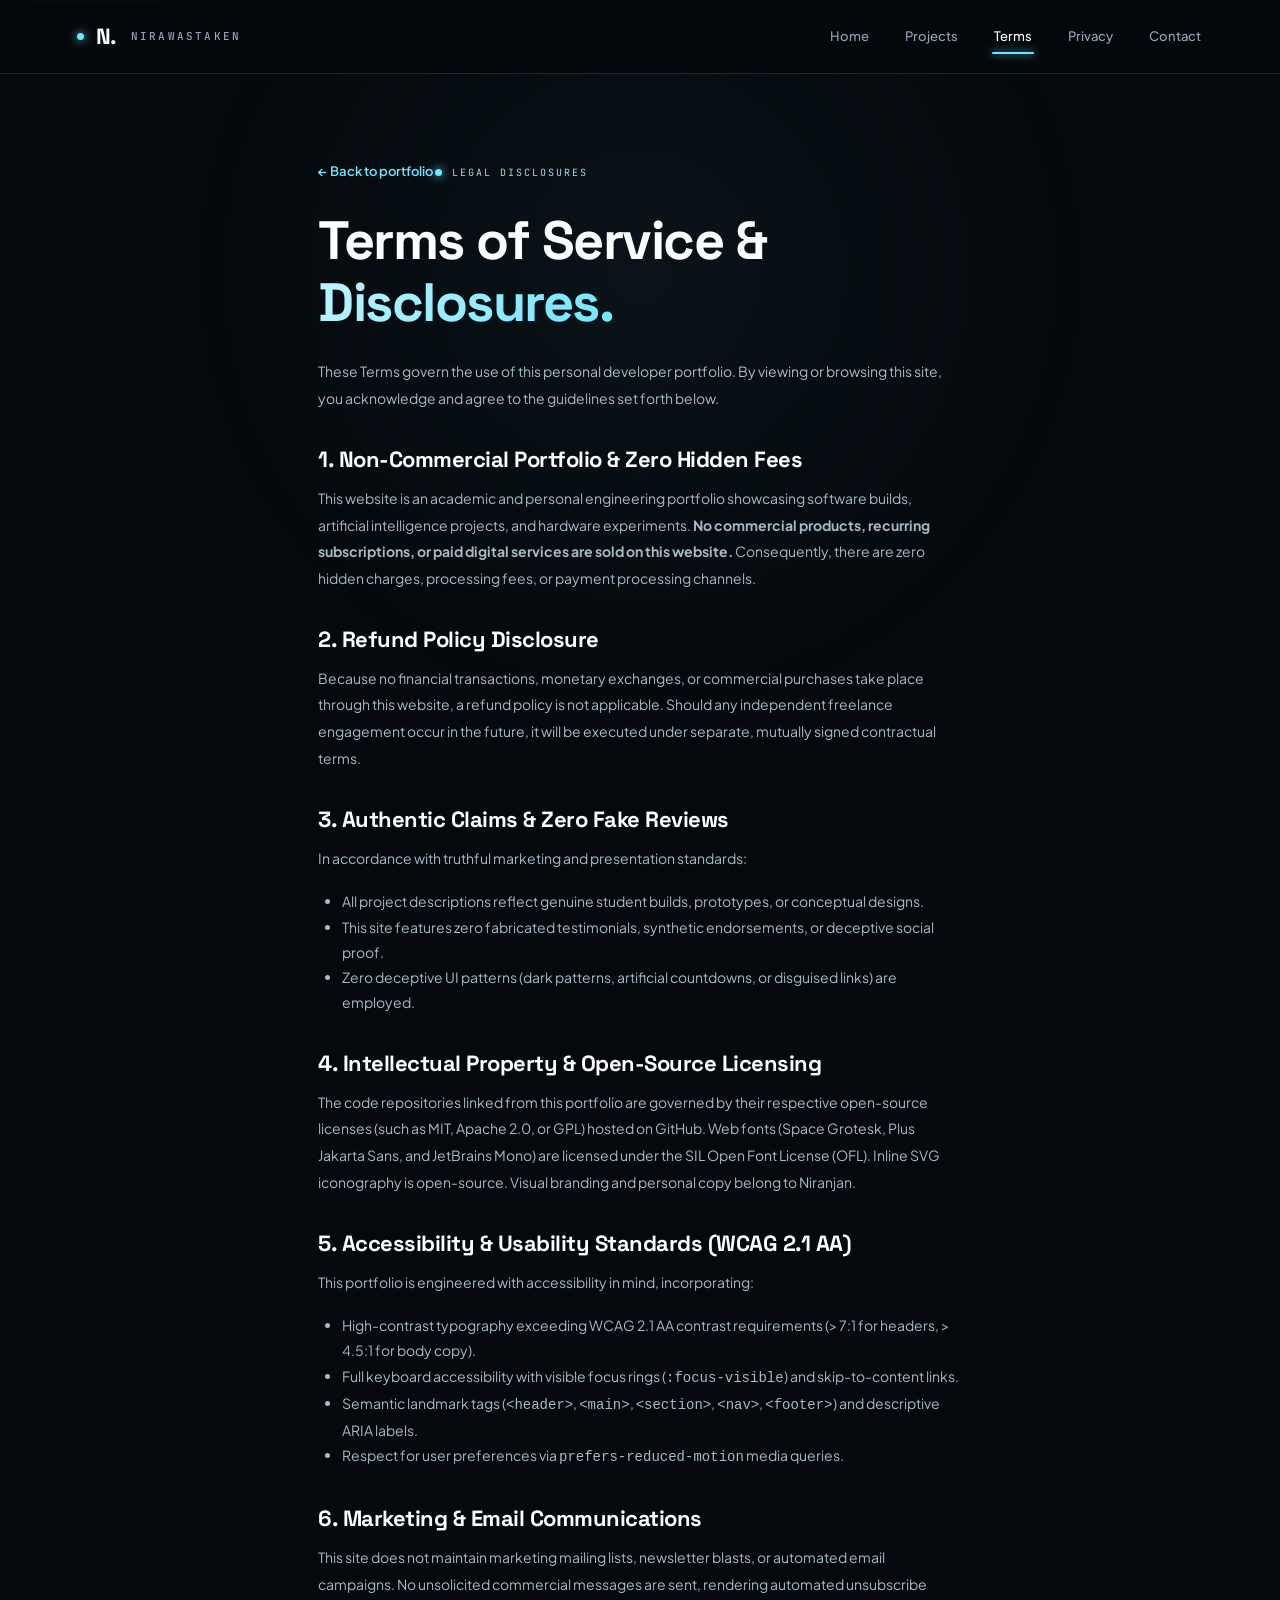
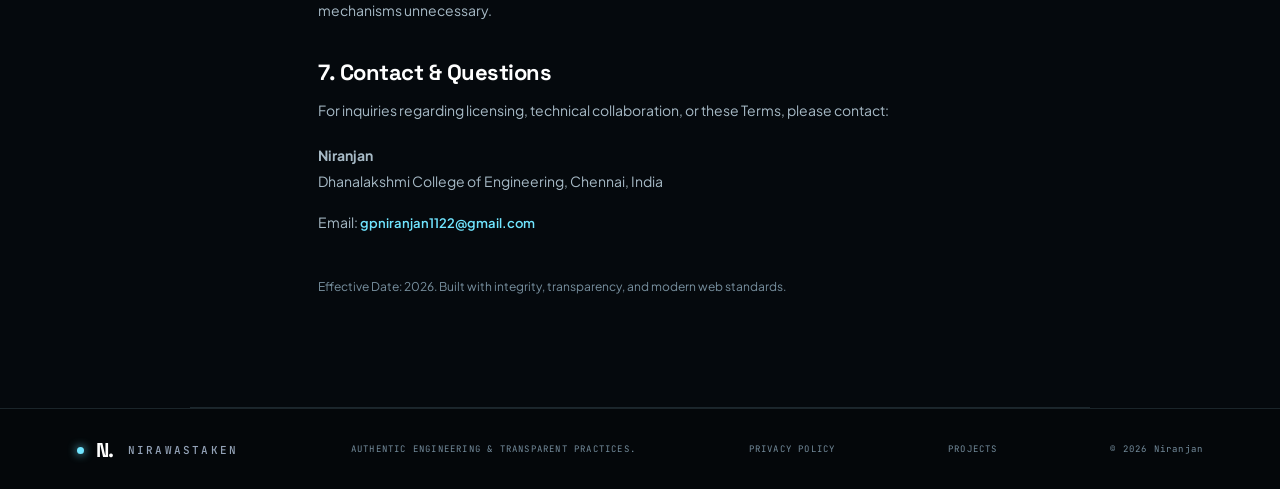
<file: terms.html>
<!doctype html>
<html lang="en">
<head>
  <meta charset="utf-8">
  <meta name="viewport" content="width=device-width, initial-scale=1">
  <meta name="theme-color" content="#05090d">
  <meta name="description" content="Terms of service, licensing disclosures, non-commercial statement, and accessibility standards for Niranjan's portfolio.">
  <title>Terms of Service &amp; Disclosures | Nirawastaken</title>
  
  <!-- Modern Typography -->
  <link rel="preconnect" href="https://fonts.googleapis.com">
  <link rel="preconnect" href="https://fonts.gstatic.com" crossorigin>
  <link href="https://fonts.googleapis.com/css2?family=JetBrains+Mono:wght@400;500;600&family=Plus+Jakarta+Sans:wght@300;400;500;600;700&family=Space+Grotesk:wght@500;600;700&display=swap" rel="stylesheet">
  
  <link rel="stylesheet" href="styles.css">
</head>
<body>
  <div class="mouse-spotlight" aria-hidden="true"></div>
  <a class="skip-link" href="#main-content">Skip to main content</a>
  
  <header class="site-header">
    <a class="brand" href="index.html#home">
      <span class="brand-signal"></span>
      <span>N.</span>
      <span class="brand-name">NIRAWASTAKEN</span>
    </a>
    <nav aria-label="Main navigation" class="desktop-nav">
      <a href="index.html#home">Home</a>
      <a href="projects.html">Projects</a>
      <a href="terms.html" class="nav-active" aria-current="page">Terms</a>
      <a href="privacy.html">Privacy</a>
      <a href="index.html#contact">Contact</a>
    </nav>
  </header>

  <main id="main-content" class="privacy-page" tabindex="-1">
    <section class="section privacy-content" aria-labelledby="terms-title">
      <a class="text-link back-link" href="index.html">← Back to portfolio</a>
      <div class="section-label"><i></i>LEGAL DISCLOSURES</div>
      <h1 id="terms-title">Terms of Service &amp; <span>Disclosures.</span></h1>
      <p>These Terms govern the use of this personal developer portfolio. By viewing or browsing this site, you acknowledge and agree to the guidelines set forth below.</p>
      
      <h2>1. Non-Commercial Portfolio &amp; Zero Hidden Fees</h2>
      <p>This website is an academic and personal engineering portfolio showcasing software builds, artificial intelligence projects, and hardware experiments. <strong>No commercial products, recurring subscriptions, or paid digital services are sold on this website.</strong> Consequently, there are zero hidden charges, processing fees, or payment processing channels.</p>

      <h2>2. Refund Policy Disclosure</h2>
      <p>Because no financial transactions, monetary exchanges, or commercial purchases take place through this website, a refund policy is not applicable. Should any independent freelance engagement occur in the future, it will be executed under separate, mutually signed contractual terms.</p>

      <h2>3. Authentic Claims &amp; Zero Fake Reviews</h2>
      <p>In accordance with truthful marketing and presentation standards:</p>
      <ul style="margin: 0 0 20px 24px; color: #a7bac6; line-height: 1.8;">
        <li>All project descriptions reflect genuine student builds, prototypes, or conceptual designs.</li>
        <li>This site features zero fabricated testimonials, synthetic endorsements, or deceptive social proof.</li>
        <li>Zero deceptive UI patterns (dark patterns, artificial countdowns, or disguised links) are employed.</li>
      </ul>

      <h2>4. Intellectual Property &amp; Open-Source Licensing</h2>
      <p>The code repositories linked from this portfolio are governed by their respective open-source licenses (such as MIT, Apache 2.0, or GPL) hosted on GitHub. Web fonts (Space Grotesk, Plus Jakarta Sans, and JetBrains Mono) are licensed under the SIL Open Font License (OFL). Inline SVG iconography is open-source. Visual branding and personal copy belong to Niranjan.</p>

      <h2>5. Accessibility &amp; Usability Standards (WCAG 2.1 AA)</h2>
      <p>This portfolio is engineered with accessibility in mind, incorporating:</p>
      <ul style="margin: 0 0 20px 24px; color: #a7bac6; line-height: 1.8;">
        <li>High-contrast typography exceeding WCAG 2.1 AA contrast requirements (&gt; 7:1 for headers, &gt; 4.5:1 for body copy).</li>
        <li>Full keyboard accessibility with visible focus rings (<code>:focus-visible</code>) and skip-to-content links.</li>
        <li>Semantic landmark tags (<code>&lt;header&gt;</code>, <code>&lt;main&gt;</code>, <code>&lt;section&gt;</code>, <code>&lt;nav&gt;</code>, <code>&lt;footer&gt;</code>) and descriptive ARIA labels.</li>
        <li>Respect for user preferences via <code>prefers-reduced-motion</code> media queries.</li>
      </ul>

      <h2>6. Marketing &amp; Email Communications</h2>
      <p>This site does not maintain marketing mailing lists, newsletter blasts, or automated email campaigns. No unsolicited commercial messages are sent, rendering automated unsubscribe mechanisms unnecessary.</p>

      <h2>7. Contact &amp; Questions</h2>
      <p>For inquiries regarding licensing, technical collaboration, or these Terms, please contact:</p>
      <p>
        <strong>Niranjan</strong><br>
        Dhanalakshmi College of Engineering, Chennai, India<br>
        Email: <a class="text-link" href="mailto:gpniranjan1122@gmail.com">gpniranjan1122@gmail.com</a>
      </p>

      <p class="privacy-updated">Effective Date: 2026. Built with integrity, transparency, and modern web standards.</p>
    </section>
  </main>

  <footer class="site-footer">
    <a class="brand" href="index.html#home">
      <span class="brand-signal"></span>
      <span>N.</span>
      <span class="brand-name">NIRAWASTAKEN</span>
    </a>
    <span>AUTHENTIC ENGINEERING &amp; TRANSPARENT PRACTICES.</span>
    <a href="privacy.html">PRIVACY POLICY</a>
    <a href="projects.html">PROJECTS</a>
    <span>© 2026 Niranjan</span>
  </footer>
</body>
</html>
</file>
<file: styles.css>
/* ==========================================================================
   Nirawastaken Portfolio - Modern Cyber-Engineering Design System
   ========================================================================== */

/* --------------------------------------------------------------------------
   01. Design Tokens & Variables
   -------------------------------------------------------------------------- */
:root {
  --bg: #05090d;
  --bg-deep: #030609;
  --panel: #0a1118;
  --panel-hover: #0f1924;
  --surface: rgba(10, 17, 24, 0.85);
  --surface-card: linear-gradient(145deg, rgba(13, 24, 37, 0.8), rgba(6, 11, 16, 0.9));
  --line: rgba(148, 190, 213, 0.16);
  --line-strong: rgba(148, 190, 213, 0.32);
  --text: #e8f2f8;
  --text-bright: #ffffff;
  --muted: #94a3b8;
  --subtle: #64748b;

  /* Accents */
  --cyan: #70e5ff;
  --cyan-bright: #a7f3d0;
  --cyan-glow: rgba(112, 229, 255, 0.3);
  --cyan-soft: rgba(112, 229, 255, 0.08);
  --emerald: #34d399;
  --emerald-glow: rgba(52, 211, 153, 0.25);
  --purple: #a78bfa;
  --amber: #fbbf24;

  /* Typography */
  --font-sans: 'Plus Jakarta Sans', system-ui, -apple-system, BlinkMacSystemFont, 'Segoe UI', Roboto, sans-serif;
  --font-heading: 'Space Grotesk', system-ui, sans-serif;
  --font-mono: 'JetBrains Mono', 'DM Mono', Consolas, monospace;

  /* Layout */
  --header-height: 74px;
  --container-max: 1200px;
  --radius-sm: 6px;
  --radius-md: 10px;
  --radius-lg: 16px;
  --radius-full: 9999px;
  --transition: all 0.24s cubic-bezier(0.16, 1, 0.3, 1);

  /* Mouse spotlight defaults */
  --mouse-x: 50%;
  --mouse-y: 30%;
}

/* --------------------------------------------------------------------------
   02. CSS Reset & Base Elements
   -------------------------------------------------------------------------- */
*, *::before, *::after {
  box-sizing: border-box;
  margin: 0;
  padding: 0;
}

html {
  background: var(--bg);
  color-scheme: dark;
  scroll-behavior: smooth;
  -webkit-font-smoothing: antialiased;
  -moz-osx-font-smoothing: grayscale;
}

body {
  margin: 0;
  background: var(--bg);
  color: var(--text);
  font-family: var(--font-sans);
  font-size: 14px;
  line-height: 1.7;
  overflow-x: hidden;
  position: relative;
}

a {
  color: inherit;
  text-decoration: none;
  transition: var(--transition);
}

button {
  font: inherit;
  color: inherit;
  background: none;
  border: none;
  cursor: pointer;
}

::selection {
  background: rgba(112, 229, 255, 0.28);
  color: #ffffff;
}

:focus-visible {
  outline: 2px solid var(--cyan);
  outline-offset: 3px;
}

/* Skip to main navigation */
.skip-link {
  position: fixed;
  z-index: 1000;
  top: 14px;
  left: 14px;
  transform: translateY(-180%);
  padding: 10px 18px;
  background: var(--cyan);
  color: #051017;
  border-radius: var(--radius-sm);
  font-weight: 700;
  font-size: 13px;
  box-shadow: 0 4px 20px rgba(112, 229, 255, 0.4);
  transition: transform 0.2s ease;
}

.skip-link:focus {
  transform: translateY(0);
}

/* --------------------------------------------------------------------------
   03. Ambient Background & Dynamic Spotlight
   -------------------------------------------------------------------------- */
.mouse-spotlight {
  position: fixed;
  inset: 0;
  pointer-events: none;
  z-index: 1;
  background: radial-gradient(
    650px circle at var(--mouse-x) var(--mouse-y),
    rgba(112, 229, 255, 0.055),
    transparent 70%
  );
  opacity: 0.9;
  transition: opacity 0.4s ease;
}

/* --------------------------------------------------------------------------
   04. Header & Navigation
   -------------------------------------------------------------------------- */
.site-header {
  height: var(--header-height);
  display: flex;
  align-items: center;
  justify-content: space-between;
  gap: 24px;
  padding: 0 max(6vw, 24px);
  border-bottom: 1px solid var(--line);
  position: sticky;
  top: 0;
  z-index: 50;
  background: rgba(5, 9, 13, 0.85);
  backdrop-filter: blur(20px);
  -webkit-backdrop-filter: blur(20px);
  transition: border-color 0.2s ease;
}

.brand {
  display: flex;
  align-items: center;
  gap: 6px;
  font-family: var(--font-heading);
  font-weight: 700;
  font-size: 22px;
  letter-spacing: -0.5px;
  color: var(--text-bright);
}

.brand-signal, .status-pulse, .section-label i {
  width: 7px;
  height: 7px;
  border-radius: 50%;
  background: var(--cyan);
  box-shadow: 0 0 10px var(--cyan);
  display: inline-block;
}

.brand-signal {
  margin-right: 6px;
  animation: pulse-beacon 2.5s infinite;
}

.brand-name {
  font-family: var(--font-mono);
  font-size: 11px;
  letter-spacing: 2.2px;
  color: var(--muted);
  margin-left: 8px;
  font-weight: 500;
}

.desktop-nav {
  display: flex;
  align-items: center;
  gap: clamp(16px, 2.5vw, 36px);
  font-size: 13px;
  font-weight: 500;
  color: var(--muted);
}

.desktop-nav a {
  position: relative;
  padding: 6px 2px;
}

.desktop-nav a:hover {
  color: var(--cyan);
}

.desktop-nav a.nav-active {
  color: var(--text-bright);
}

.desktop-nav a.nav-active::after {
  content: '';
  position: absolute;
  bottom: 0;
  left: 0;
  right: 0;
  height: 2px;
  background: var(--cyan);
  box-shadow: 0 0 8px var(--cyan);
  border-radius: 2px;
}

/* Header Action / Status Badge */
.header-actions {
  display: flex;
  align-items: center;
  gap: 12px;
}

.status-badge {
  display: inline-flex;
  align-items: center;
  gap: 8px;
  font-family: var(--font-mono);
  font-size: 11px;
  letter-spacing: 1px;
  padding: 5px 12px;
  background: rgba(52, 211, 153, 0.08);
  border: 1px solid rgba(52, 211, 153, 0.25);
  border-radius: var(--radius-full);
  color: var(--emerald);
}

.status-badge .live-dot {
  width: 6px;
  height: 6px;
  border-radius: 50%;
  background: var(--emerald);
  box-shadow: 0 0 8px var(--emerald);
  animation: pulse-live 2s infinite;
}

/* Mobile Menu */
.mobile-menu {
  display: none;
  position: relative;
}

.mobile-menu summary {
  list-style: none;
  cursor: pointer;
  padding: 8px 14px;
  border: 1px solid var(--line);
  border-radius: var(--radius-sm);
  font-family: var(--font-mono);
  font-size: 11px;
  letter-spacing: 1.5px;
  color: var(--cyan);
  background: var(--panel);
  transition: var(--transition);
}

.mobile-menu summary::-webkit-details-marker {
  display: none;
}

.mobile-menu summary:hover {
  border-color: var(--cyan);
  box-shadow: 0 0 12px rgba(112, 229, 255, 0.2);
}

.mobile-menu nav {
  position: absolute;
  z-index: 100;
  top: calc(100% + 10px);
  right: 0;
  min-width: 210px;
  display: flex;
  flex-direction: column;
  padding: 8px;
  border: 1px solid var(--line-strong);
  border-radius: var(--radius-md);
  background: rgba(9, 17, 24, 0.96);
  backdrop-filter: blur(20px);
  box-shadow: 0 20px 40px rgba(0, 0, 0, 0.7);
  animation: fade-down 0.2s ease-out;
}

.mobile-menu nav a {
  padding: 10px 14px;
  color: var(--text);
  font-size: 13px;
  border-radius: var(--radius-sm);
  border-bottom: 1px solid rgba(148, 190, 213, 0.08);
}

.mobile-menu nav a:last-child {
  border-bottom: none;
}

.mobile-menu nav a:hover {
  color: var(--cyan);
  background: rgba(112, 229, 255, 0.06);
}

/* --------------------------------------------------------------------------
   05. Hero Section
   -------------------------------------------------------------------------- */
.hero {
  min-height: 720px;
  position: relative;
  isolation: isolate;
  display: flex;
  align-items: center;
  padding: 100px max(10vw, 32px) 120px;
  border-bottom: 1px solid var(--line);
  background:
    radial-gradient(ellipse at 80% 40%, rgba(23, 99, 133, 0.18), transparent 50%),
    linear-gradient(180deg, #060a0e 0%, #071019 65%, #05090d 100%);
  overflow: hidden;
}

.hero-image {
  position: absolute;
  inset: 0;
  z-index: -3;
  opacity: 0.32;
  background: url('public/images/futuristic-hero.png') center 43% / cover no-repeat;
  mask-image: linear-gradient(90deg, transparent 0%, rgba(0, 0, 0, 0.2) 35%, black 75%);
  -webkit-mask-image: linear-gradient(90deg, transparent 0%, rgba(0, 0, 0, 0.2) 35%, black 75%);
}

.hero-grid {
  position: absolute;
  inset: 0;
  z-index: -2;
  opacity: 0.16;
  background-image:
    linear-gradient(rgba(113, 197, 224, 0.18) 1px, transparent 1px),
    linear-gradient(90deg, rgba(113, 197, 224, 0.18) 1px, transparent 1px);
  background-size: 64px 64px;
  mask-image: linear-gradient(90deg, black, transparent 85%);
  -webkit-mask-image: linear-gradient(90deg, black, transparent 85%);
}

.hero-copy {
  max-width: 680px;
  position: relative;
  z-index: 2;
}

.eyebrow {
  display: inline-flex;
  align-items: center;
  gap: 10px;
  font-family: var(--font-mono);
  font-size: 11px;
  letter-spacing: 2px;
  color: #a7eefe;
  margin-bottom: 26px;
}

h1 {
  font-family: var(--font-heading);
  font-size: clamp(40px, 5.2vw, 70px);
  line-height: 1.08;
  letter-spacing: -2.5px;
  font-weight: 700;
  color: var(--text-bright);
  margin-bottom: 22px;
  max-width: 820px;
}

h1 span:not(.cyan) {
  background: linear-gradient(135deg, #c0f5ff 0%, #70e5ff 100%);
  -webkit-background-clip: text;
  -webkit-text-fill-color: transparent;
}

.cyan {
  color: var(--cyan);
}

.hero-lede {
  font-size: 18px;
  font-weight: 400;
  color: #d8e5ee;
  max-width: 560px;
  margin-bottom: 14px;
  line-height: 1.6;
}

.hero-sub {
  font-size: 14px;
  color: #8da4b3;
  max-width: 520px;
  margin-bottom: 32px;
  line-height: 1.7;
}

.hero-typing-wrap {
  font-family: var(--font-mono);
  font-size: 13px;
  color: var(--cyan);
  margin-bottom: 26px;
  display: flex;
  align-items: center;
  gap: 8px;
}

.typing-prefix {
  color: var(--subtle);
}

.typing-text {
  color: var(--cyan);
  font-weight: 500;
}

.typing-cursor {
  display: inline-block;
  width: 8px;
  height: 15px;
  background: var(--cyan);
  animation: blink 1s step-start infinite;
}

.hero-actions {
  display: flex;
  flex-wrap: wrap;
  align-items: center;
  gap: 14px;
}

/* Buttons */
.button {
  display: inline-flex;
  align-items: center;
  justify-content: center;
  gap: 10px;
  min-height: 46px;
  padding: 0 24px;
  border-radius: var(--radius-sm);
  font-family: var(--font-sans);
  font-size: 13px;
  font-weight: 600;
  letter-spacing: 0.3px;
  transition: var(--transition);
  cursor: pointer;
  position: relative;
  overflow: hidden;
}

.button:hover {
  transform: translateY(-2px);
}

.button:active {
  transform: translateY(0);
}

.button-primary {
  background: var(--cyan);
  color: #040e16;
  box-shadow: 0 4px 20px rgba(112, 229, 255, 0.28);
}

.button-primary:hover {
  box-shadow: 0 8px 28px rgba(112, 229, 255, 0.45);
  background: #89eaff;
}

.button-secondary {
  border: 1px solid rgba(184, 215, 224, 0.3);
  color: #e7f6fc;
  background: rgba(10, 17, 24, 0.65);
  backdrop-filter: blur(8px);
}

.button-secondary:hover {
  border-color: var(--cyan);
  background: rgba(112, 229, 255, 0.1);
  color: var(--cyan);
}

.button-icon {
  width: 14px;
  height: 14px;
  display: inline-block;
  transition: transform 0.2s ease;
}

.button:hover .button-icon {
  transform: translate(2px, -2px);
}

/* Social icons */
.hero-socials {
  display: flex;
  align-items: center;
  gap: 10px;
  margin-top: 36px;
}

.social-btn {
  display: grid;
  place-items: center;
  width: 40px;
  height: 40px;
  border: 1px solid var(--line);
  border-radius: var(--radius-sm);
  color: #b9cbd5;
  background: rgba(10, 17, 24, 0.5);
  transition: var(--transition);
}

.social-btn svg {
  width: 18px;
  height: 18px;
  fill: currentColor;
}

.social-btn:hover {
  color: var(--cyan);
  border-color: var(--cyan);
  background: rgba(112, 229, 255, 0.08);
  transform: translateY(-2px);
  box-shadow: 0 4px 14px rgba(112, 229, 255, 0.2);
}

.social-note {
  margin-left: 10px;
  font-family: var(--font-mono);
  font-size: 10px;
  letter-spacing: 1.2px;
  color: #78909f;
}

/* Hero Coordinate & Scroll Cue */
.hero-coordinate {
  position: absolute;
  right: 6%;
  bottom: 110px;
  display: grid;
  gap: 6px;
  text-align: right;
  color: #87a6b7;
  font-family: var(--font-mono);
  font-size: 10px;
  letter-spacing: 1.5px;
}

.coordinate-line {
  height: 1px;
  width: 100px;
  background: linear-gradient(90deg, transparent, var(--cyan));
  justify-self: end;
}

.scroll-cue {
  position: absolute;
  bottom: 36px;
  left: max(10vw, 32px);
  display: flex;
  align-items: center;
  gap: 12px;
  color: #8198a7;
  font-family: var(--font-mono);
  font-size: 10px;
  letter-spacing: 1.8px;
  transition: color 0.2s ease;
}

.scroll-cue:hover {
  color: var(--cyan);
}

.scroll-line {
  width: 40px;
  height: 1px;
  background: var(--cyan);
  box-shadow: 0 0 8px var(--cyan);
}

/* --------------------------------------------------------------------------
   06. Metrics Overview Bar
   -------------------------------------------------------------------------- */
.metrics {
  display: grid;
  grid-template-columns: repeat(4, 1fr);
  padding: 32px max(8vw, 32px);
  border-bottom: 1px solid var(--line);
  background: #070d12;
}

.metrics > div {
  display: flex;
  flex-direction: column;
  align-items: center;
  gap: 6px;
  text-align: center;
  border-right: 1px solid var(--line);
  padding: 0 16px;
}

.metrics > div:last-child {
  border-right: none;
}

.metrics strong {
  font-family: var(--font-heading);
  font-size: 32px;
  font-weight: 700;
  letter-spacing: -0.5px;
  color: var(--text-bright);
}

.metrics strong span {
  color: var(--cyan);
}

.metrics > div > span {
  font-family: var(--font-mono);
  font-size: 10px;
  letter-spacing: 1.4px;
  color: #829aa8;
}

/* --------------------------------------------------------------------------
   07. Generic Section Structure
   -------------------------------------------------------------------------- */
.section {
  padding: 105px max(10vw, 32px);
  border-bottom: 1px solid var(--line);
  position: relative;
}

.section-label {
  display: inline-flex;
  align-items: center;
  gap: 10px;
  color: #a6dbe8;
  font-family: var(--font-mono);
  font-size: 10px;
  letter-spacing: 2px;
  margin-bottom: 20px;
}

.section-label b {
  color: #49606e;
  font-weight: 400;
}

h2 {
  font-family: var(--font-heading);
  font-size: clamp(30px, 3.4vw, 48px);
  line-height: 1.16;
  letter-spacing: -1.5px;
  font-weight: 700;
  color: var(--text-bright);
  margin-bottom: 22px;
}

h2 span {
  color: #8da4b3;
}

.section-heading {
  display: flex;
  align-items: flex-end;
  justify-content: space-between;
  gap: 36px;
  margin-bottom: 40px;
}

.section-heading h2 {
  margin-bottom: 0;
}

.section-heading > p {
  max-width: 400px;
  font-size: 13px;
  color: #94a3b8;
  line-height: 1.8;
}

.text-link {
  display: inline-flex;
  align-items: center;
  gap: 8px;
  margin-top: 16px;
  color: var(--cyan);
  font-size: 13px;
  font-weight: 600;
  transition: var(--transition);
}

.text-link:hover {
  color: #bbf2ff;
  transform: translateX(4px);
}

/* --------------------------------------------------------------------------
   08. About Me & Interactive Terminal
   -------------------------------------------------------------------------- */
.about-section {
  display: grid;
  grid-template-columns: 1.05fr 0.95fr;
  gap: 6%;
  align-items: center;
  background:
    radial-gradient(ellipse at 80% 50%, rgba(13, 73, 98, 0.16), transparent 50%),
    #060b10;
}

.about-copy p {
  font-size: 14px;
  color: #a7bac6;
  line-height: 1.9;
  margin-bottom: 18px;
}

.about-copy p:last-of-type {
  margin-bottom: 0;
}

.muted-copy {
  color: #829aa8 !important;
}

.about-visual {
  min-width: 0;
  border: 1px solid var(--line);
  border-radius: var(--radius-md);
  background: linear-gradient(135deg, rgba(14, 29, 57, 0.8), rgba(5, 10, 14, 0.95));
  padding: 16px;
  box-shadow: 0 20px 45px rgba(0, 0, 0, 0.5);
}

.visual-top {
  display: flex;
  justify-content: space-between;
  align-items: center;
  color: #7893a3;
  font-family: var(--font-mono);
  font-size: 10px;
  letter-spacing: 1.5px;
  margin-bottom: 12px;
}

.profile-art {
  height: 240px;
  position: relative;
  display: grid;
  place-items: center;
  overflow: hidden;
  border-radius: var(--radius-sm);
  background:
    radial-gradient(circle, rgba(31, 147, 184, 0.22), transparent 50%),
    linear-gradient(145deg, rgba(5, 14, 21, 0.7), rgba(9, 23, 32, 0.9));
  margin-bottom: 14px;
}

.profile-art::before, .profile-art::after {
  content: '';
  position: absolute;
  inset: 15%;
  border: 1px solid rgba(112, 229, 255, 0.15);
  transform: rotate(35deg);
}

.profile-art::after {
  inset: 24%;
  transform: rotate(-35deg);
}

.orbit {
  position: absolute;
  width: 260px;
  height: 105px;
  border: 1px solid rgba(112, 229, 255, 0.5);
  border-radius: 50%;
  transform: rotate(-35deg);
  animation: spin-slow 24s linear infinite;
}

.orbit-two {
  width: 310px;
  height: 130px;
  transform: rotate(45deg);
  border-color: rgba(115, 178, 255, 0.35);
  animation: spin-reverse 30s linear infinite;
}

.core-mark {
  width: 120px;
  height: 120px;
  border-radius: 50%;
  border: 1px solid rgba(112, 229, 255, 0.6);
  background: radial-gradient(circle, rgba(26, 119, 153, 0.4), #040d13 75%);
  display: flex;
  align-items: center;
  justify-content: center;
  gap: 4px;
  flex-direction: column;
  color: var(--cyan);
  z-index: 1;
  box-shadow: 0 0 45px rgba(28, 181, 222, 0.2);
}

.core-symbol {
  font-size: 34px;
  line-height: 1;
}

.core-mark span:last-child {
  font-family: var(--font-mono);
  font-size: 8px;
  line-height: 1.4;
  letter-spacing: 1.4px;
  text-align: center;
}

.art-tag {
  position: absolute;
  font-family: var(--font-mono);
  font-size: 9px;
  letter-spacing: 1.2px;
  color: #a5c6d4;
  border: 1px solid var(--line);
  padding: 5px 8px;
  background: rgba(5, 10, 14, 0.75);
  border-radius: 3px;
}

.tag-one { top: 28px; left: 20px; }
.tag-two { right: 20px; top: 60px; }
.tag-three { bottom: 24px; left: 32px; }

/* Interactive Terminal Window */
.code-window {
  border: 1px solid var(--line);
  border-radius: var(--radius-sm);
  background: #03080c;
  overflow: hidden;
}

.code-title {
  display: flex;
  align-items: center;
  justify-content: space-between;
  padding: 10px 14px;
  background: rgba(10, 17, 24, 0.9);
  border-bottom: 1px solid rgba(148, 190, 213, 0.1);
  font-family: var(--font-mono);
  font-size: 10px;
  color: #8da4b3;
}

.terminal-dots {
  display: flex;
  align-items: center;
  gap: 6px;
}

.terminal-dot {
  width: 9px;
  height: 9px;
  border-radius: 50%;
  display: inline-block;
}

.dot-red { background: #ff5f56; }
.dot-yellow { background: #ffbd2e; }
.dot-green { background: #27c93f; }

.terminal-title-text {
  font-size: 11px;
  letter-spacing: 1px;
  color: #b0c7d5;
}

.terminal-copy-btn {
  font-family: var(--font-mono);
  font-size: 10px;
  color: var(--cyan);
  padding: 3px 8px;
  border: 1px solid rgba(112, 229, 255, 0.25);
  border-radius: 3px;
  transition: var(--transition);
}

.terminal-copy-btn:hover {
  background: rgba(112, 229, 255, 0.15);
  color: #ffffff;
}

.code-window pre {
  margin: 0;
  padding: 16px;
  white-space: pre-wrap;
  word-break: break-word;
  color: #d1e2ec;
  font-family: var(--font-mono);
  font-size: 11px;
  line-height: 1.8;
  max-height: 280px;
  overflow-y: auto;
}

/* Syntax Highlighting */
.tok-punct { color: #64748b; }
.tok-key { color: var(--cyan); font-weight: 600; }
.tok-str { color: #4ade80; }
.tok-num { color: #fbbf24; }
.tok-bool { color: #c084fc; }

/* --------------------------------------------------------------------------
   09. Skills & Technical Toolkit
   -------------------------------------------------------------------------- */
.skills-section {
  background: #080e13;
}

.skills-grid {
  display: grid;
  grid-template-columns: repeat(4, 1fr);
  gap: 18px;
}

.skill-card {
  border: 1px solid var(--line);
  border-radius: var(--radius-md);
  background: var(--surface-card);
  padding: 24px;
  min-height: 200px;
  transition: var(--transition);
  position: relative;
  overflow: hidden;
}

.skill-card::before {
  content: '';
  position: absolute;
  top: 0;
  left: 0;
  right: 0;
  height: 2px;
  background: linear-gradient(90deg, transparent, var(--cyan), transparent);
  opacity: 0;
  transition: opacity 0.3s ease;
}

.skill-card:hover {
  border-color: rgba(112, 229, 255, 0.45);
  transform: translateY(-4px);
  box-shadow: 0 12px 30px rgba(0, 0, 0, 0.5), 0 0 20px rgba(112, 229, 255, 0.08);
}

.skill-card:hover::before {
  opacity: 1;
}

.skill-card-top {
  display: flex;
  justify-content: space-between;
  align-items: center;
}

.skill-icon {
  width: 42px;
  height: 42px;
  display: grid;
  place-items: center;
  border: 1px solid rgba(112, 229, 255, 0.3);
  border-radius: var(--radius-sm);
  color: var(--cyan);
  background: rgba(112, 229, 255, 0.06);
  font-size: 20px;
}

.skill-index {
  font-family: var(--font-mono);
  font-size: 11px;
  color: #64748b;
  font-weight: 600;
}

.skill-card h3 {
  font-family: var(--font-heading);
  font-size: 15px;
  font-weight: 700;
  letter-spacing: 0.5px;
  color: var(--text-bright);
  margin: 20px 0 14px;
}

.skill-tags {
  display: flex;
  flex-wrap: wrap;
  gap: 7px;
}

.skill-tags span {
  font-family: var(--font-mono);
  font-size: 10px;
  color: #94a3b8;
  border: 1px solid rgba(148, 190, 213, 0.2);
  padding: 5px 9px;
  border-radius: 4px;
  background: rgba(10, 17, 24, 0.6);
  transition: var(--transition);
}

.skill-tags span:hover {
  border-color: var(--cyan);
  color: var(--text-bright);
  background: rgba(112, 229, 255, 0.08);
}

/* --------------------------------------------------------------------------
   10. Projects & Filter System
   -------------------------------------------------------------------------- */
.projects-section {
  background:
    radial-gradient(ellipse at 25% 10%, rgba(15, 75, 101, 0.18), transparent 50%),
    #050a0e;
}

/* Project Filter Tabs */
.projects-filter-bar {
  display: flex;
  flex-wrap: wrap;
  align-items: center;
  gap: 10px;
  margin-bottom: 32px;
}

.filter-btn {
  font-family: var(--font-mono);
  font-size: 11px;
  letter-spacing: 1.2px;
  padding: 8px 16px;
  border: 1px solid var(--line);
  border-radius: var(--radius-full);
  background: rgba(10, 17, 24, 0.6);
  color: #8da4b3;
  transition: var(--transition);
}

.filter-btn:hover {
  color: var(--text-bright);
  border-color: rgba(112, 229, 255, 0.4);
}

.filter-btn.active {
  background: rgba(112, 229, 255, 0.12);
  border-color: var(--cyan);
  color: var(--cyan);
  box-shadow: 0 0 14px rgba(112, 229, 255, 0.2);
}

.projects-grid {
  display: grid;
  grid-template-columns: repeat(2, minmax(0, 1fr));
  gap: 24px;
}

.project-card {
  border: 1px solid var(--line);
  border-radius: var(--radius-md);
  overflow: hidden;
  background: rgba(9, 17, 23, 0.88);
  transition: var(--transition);
  display: flex;
  flex-direction: column;
}

.project-card:hover {
  border-color: rgba(112, 229, 255, 0.5);
  transform: translateY(-4px);
  box-shadow: 0 16px 36px rgba(0, 0, 0, 0.55), 0 0 25px rgba(112, 229, 255, 0.1);
}

.project-visual {
  height: 180px;
  position: relative;
  display: grid;
  place-items: center;
  overflow: hidden;
  background:
    radial-gradient(circle, rgba(32, 136, 169, 0.28), transparent 50%),
    linear-gradient(140deg, #0c202c, #060b10 70%);
}

.project-visual-grid {
  position: absolute;
  inset: 0;
  background-image:
    linear-gradient(rgba(112, 229, 255, 0.1) 1px, transparent 1px),
    linear-gradient(90deg, rgba(112, 229, 255, 0.1) 1px, transparent 1px);
  background-size: 24px 24px;
  transform: perspective(200px) rotateX(20deg) scale(1.4);
}

.project-visual-orbit {
  position: absolute;
  width: 190px;
  height: 75px;
  border: 1px solid rgba(112, 229, 255, 0.5);
  border-radius: 50%;
  transform: rotate(-35deg);
  animation: spin-slow 28s linear infinite;
}

.project-main-icon {
  position: relative;
  z-index: 1;
  color: #a7efff;
  font-size: 48px;
  text-shadow: 0 0 20px rgba(112, 229, 255, 0.55);
}

.project-number {
  position: absolute;
  left: 16px;
  top: 14px;
  color: #85a9b9;
  font-family: var(--font-mono);
  font-size: 9px;
  letter-spacing: 1.6px;
  background: rgba(5, 10, 14, 0.65);
  padding: 4px 8px;
  border-radius: 3px;
  border: 1px solid rgba(148, 190, 213, 0.15);
}

.project-status-badge {
  position: absolute;
  right: 16px;
  top: 14px;
  font-family: var(--font-mono);
  font-size: 9px;
  letter-spacing: 1.2px;
  padding: 4px 10px;
  border-radius: var(--radius-full);
  display: inline-flex;
  align-items: center;
  gap: 6px;
}

.status-built {
  background: rgba(52, 211, 153, 0.12);
  border: 1px solid rgba(52, 211, 153, 0.35);
  color: var(--emerald);
}

.status-idea {
  background: rgba(167, 139, 250, 0.12);
  border: 1px solid rgba(167, 139, 250, 0.35);
  color: var(--purple);
}

.status-prototype {
  background: rgba(251, 191, 36, 0.12);
  border: 1px solid rgba(251, 191, 36, 0.35);
  color: var(--amber);
}

.project-content {
  padding: 24px;
  display: flex;
  flex-direction: column;
  flex: 1;
}

.project-category {
  font-family: var(--font-mono);
  font-size: 10px;
  color: var(--cyan);
  letter-spacing: 1.5px;
  margin-bottom: 10px;
}

.project-content h3 {
  font-family: var(--font-heading);
  font-size: 19px;
  font-weight: 700;
  line-height: 1.35;
  color: var(--text-bright);
  margin-bottom: 12px;
}

.project-content > p {
  font-size: 13px;
  line-height: 1.8;
  color: #91a6b3;
  min-height: 64px;
  margin-bottom: 18px;
  flex: 1;
}

.project-stack {
  display: flex;
  flex-wrap: wrap;
  gap: 7px;
  margin-bottom: 22px;
}

.project-stack span {
  font-family: var(--font-mono);
  font-size: 10px;
  color: #8da4b3;
  background: rgba(148, 190, 213, 0.08);
  border: 1px solid rgba(148, 190, 213, 0.2);
  padding: 4px 8px;
  border-radius: 4px;
}

.project-foot {
  padding-top: 16px;
  border-top: 1px solid var(--line);
  display: flex;
  align-items: center;
  justify-content: space-between;
  gap: 12px;
  font-family: var(--font-mono);
  font-size: 11px;
}

.project-foot-status {
  color: #8096a4;
  letter-spacing: 1.2px;
}

.project-action-link {
  display: inline-flex;
  align-items: center;
  gap: 6px;
  padding: 6px 12px;
  border: 1px solid rgba(112, 229, 255, 0.35);
  border-radius: var(--radius-sm);
  color: var(--cyan);
  background: rgba(112, 229, 255, 0.06);
  font-family: var(--font-mono);
  font-size: 11px;
  transition: var(--transition);
}

.project-action-link svg {
  width: 12px;
  height: 12px;
  fill: currentColor;
}

.project-action-link:hover {
  background: var(--cyan);
  color: #040e16;
  box-shadow: 0 0 16px rgba(112, 229, 255, 0.35);
}

.show-more {
  display: inline-flex;
  align-items: center;
  justify-content: center;
  gap: 12px;
  margin: 40px auto 0;
  padding: 14px 28px;
  border: 1px solid rgba(112, 229, 255, 0.6);
  border-radius: var(--radius-sm);
  background: rgba(112, 229, 255, 0.07);
  color: #c9f6ff;
  font-size: 13px;
  font-weight: 600;
  cursor: pointer;
  transition: var(--transition);
}

.show-more:hover {
  background: rgba(112, 229, 255, 0.18);
  border-color: var(--cyan);
  box-shadow: 0 0 24px rgba(112, 229, 255, 0.25);
  transform: translateY(-2px);
}

/* --------------------------------------------------------------------------
   11. Education & Experience Timeline
   -------------------------------------------------------------------------- */
.education-section {
  background: #080e13;
}

.timeline, .experience-card {
  display: grid;
  grid-template-columns: 56px 1fr;
  gap: 24px;
  padding: 32px;
  border: 1px solid var(--line);
  background: linear-gradient(120deg, rgba(13, 25, 38, 0.85), rgba(6, 12, 17, 0.8));
  border-radius: var(--radius-md);
  transition: var(--transition);
}

.timeline:hover, .experience-card:hover {
  border-color: rgba(112, 229, 255, 0.4);
  box-shadow: 0 12px 30px rgba(0, 0, 0, 0.45);
}

.timeline-marker, .experience-symbol {
  width: 52px;
  height: 52px;
  display: grid;
  place-items: center;
  border: 1px solid rgba(112, 229, 255, 0.3);
  border-radius: var(--radius-sm);
  color: var(--cyan);
  font-size: 22px;
  background: rgba(112, 229, 255, 0.08);
}

.timeline-meta {
  display: flex;
  justify-content: space-between;
  align-items: center;
  gap: 16px;
  color: var(--cyan);
  font-family: var(--font-mono);
  font-size: 11px;
  letter-spacing: 1.4px;
}

.timeline-main h3, .experience-body h3 {
  font-family: var(--font-heading);
  font-size: 20px;
  font-weight: 700;
  line-height: 1.4;
  color: var(--text-bright);
  margin: 12px 0 6px;
}

.timeline-main .institution, .experience-body p.institution {
  color: #d1e2ec;
  font-size: 14px;
  font-weight: 500;
  margin-bottom: 14px;
}

.timeline-main > p, .experience-body > p {
  font-size: 13px;
  color: #94a3b8;
  line-height: 1.8;
  margin-bottom: 18px;
}

.timeline-tags {
  display: flex;
  flex-wrap: wrap;
  gap: 7px;
}

.timeline-tags span {
  font-family: var(--font-mono);
  font-size: 10px;
  color: #8da4b3;
  border: 1px solid rgba(148, 190, 213, 0.2);
  padding: 4px 9px;
  border-radius: 4px;
  background: rgba(10, 17, 24, 0.6);
}

.experience-section {
  background: #060b10;
}

/* --------------------------------------------------------------------------
   12. Contact Section & Quick Connect
   -------------------------------------------------------------------------- */
.contact-section {
  min-height: 520px;
  padding: 120px 24px 90px;
  text-align: center;
  position: relative;
  isolation: isolate;
  overflow: hidden;
  background:
    radial-gradient(ellipse at center, rgba(14, 100, 130, 0.22), transparent 60%),
    #05090d;
}

.contact-orbit {
  position: absolute;
  width: 600px;
  height: 220px;
  border: 1px solid rgba(112, 229, 255, 0.16);
  border-radius: 50%;
  top: 8%;
  left: 50%;
  transform: translateX(-50%) rotate(-15deg);
  z-index: -1;
  animation: spin-slow 35s linear infinite;
}

.contact-section .section-label {
  justify-content: center;
}

.contact-section h2 {
  font-size: clamp(32px, 4.2vw, 54px);
  margin: 0 auto 20px;
  max-width: 700px;
}

.contact-section > p {
  max-width: 580px;
  margin: 0 auto 32px;
  color: #94a3b8;
  font-size: 14px;
  line-height: 1.8;
}

.contact-actions {
  display: flex;
  flex-wrap: wrap;
  align-items: center;
  justify-content: center;
  gap: 16px;
  margin-bottom: 40px;
}

.copy-email-btn {
  display: inline-flex;
  align-items: center;
  gap: 8px;
  min-height: 46px;
  padding: 0 20px;
  border: 1px solid rgba(148, 190, 213, 0.3);
  border-radius: var(--radius-sm);
  background: rgba(10, 17, 24, 0.7);
  color: var(--text);
  font-family: var(--font-sans);
  font-size: 13px;
  font-weight: 600;
  transition: var(--transition);
}

.copy-email-btn svg {
  width: 15px;
  height: 15px;
  fill: currentColor;
}

.copy-email-btn:hover {
  border-color: var(--cyan);
  color: var(--cyan);
  background: rgba(112, 229, 255, 0.08);
}

.contact-links {
  display: flex;
  justify-content: center;
  flex-wrap: wrap;
  gap: 28px;
  color: #8fa3b0;
  font-size: 12px;
}

.contact-links a, .contact-links > span {
  display: flex;
  align-items: center;
  gap: 8px;
  transition: var(--transition);
}

.contact-links a:hover {
  color: var(--cyan);
}

.contact-links svg {
  width: 15px;
  height: 15px;
  fill: currentColor;
}

/* --------------------------------------------------------------------------
   13. Footer
   -------------------------------------------------------------------------- */
.site-footer {
  min-height: 84px;
  display: flex;
  align-items: center;
  justify-content: space-between;
  gap: 20px;
  padding: 24px max(6vw, 24px);
  border-top: 1px solid var(--line);
  background: #04070a;
}

.site-footer .brand {
  font-size: 20px;
}

.site-footer > span, .site-footer > a:not(.brand) {
  font-family: var(--font-mono);
  font-size: 9px;
  letter-spacing: 1.2px;
  color: #748c9c;
  transition: var(--transition);
}

.site-footer a:hover {
  color: var(--cyan);
}

/* --------------------------------------------------------------------------
   14. Toast Notification & Back-to-Top Floating Widget
   -------------------------------------------------------------------------- */
.toast {
  position: fixed;
  bottom: 28px;
  left: 50%;
  transform: translateX(-50%) translateY(100px);
  background: rgba(10, 20, 30, 0.95);
  border: 1px solid var(--cyan);
  color: var(--text-bright);
  padding: 12px 22px;
  border-radius: var(--radius-full);
  font-family: var(--font-mono);
  font-size: 12px;
  letter-spacing: 1px;
  display: flex;
  align-items: center;
  gap: 10px;
  box-shadow: 0 10px 30px rgba(0, 0, 0, 0.7), 0 0 20px rgba(112, 229, 255, 0.35);
  z-index: 1000;
  opacity: 0;
  pointer-events: none;
  transition: transform 0.3s cubic-bezier(0.16, 1, 0.3, 1), opacity 0.3s ease;
}

.toast.toast-show {
  transform: translateX(-50%) translateY(0);
  opacity: 1;
}

.toast-icon {
  color: var(--cyan);
  font-size: 14px;
}

/* Back-to-top floating button */
.back-to-top {
  position: fixed;
  bottom: 28px;
  right: 28px;
  width: 44px;
  height: 44px;
  border-radius: 50%;
  background: rgba(10, 17, 24, 0.85);
  border: 1px solid var(--line);
  color: var(--muted);
  display: grid;
  place-items: center;
  z-index: 90;
  cursor: pointer;
  opacity: 0;
  transform: translateY(20px);
  pointer-events: none;
  backdrop-filter: blur(10px);
  transition: var(--transition);
}

.back-to-top svg {
  width: 16px;
  height: 16px;
  fill: currentColor;
}

.back-to-top.visible {
  opacity: 1;
  transform: translateY(0);
  pointer-events: auto;
}

.back-to-top:hover {
  border-color: var(--cyan);
  color: var(--cyan);
  background: rgba(112, 229, 255, 0.12);
  box-shadow: 0 0 16px rgba(112, 229, 255, 0.3);
}

/* --------------------------------------------------------------------------
   15. Dedicated Projects & Privacy Pages
   -------------------------------------------------------------------------- */
.projects-page, .privacy-page {
  min-height: calc(100vh - 160px);
}

.projects-page .section {
  padding-top: 60px;
}

.projects-page-title {
  font-size: clamp(38px, 5vw, 62px);
  margin: 0;
}

.back-link {
  margin-bottom: 28px;
  display: inline-flex;
}

.projects-back-button {
  margin-top: 40px;
}

.privacy-content {
  max-width: 900px;
  margin: 0 auto;
  padding-top: 70px;
  padding-bottom: 90px;
}

.privacy-content h1 {
  font-size: clamp(36px, 4.8vw, 54px);
  line-height: 1.15;
  letter-spacing: -1.5px;
  margin-bottom: 24px;
}

.privacy-content h2 {
  font-size: 22px;
  letter-spacing: -0.5px;
  margin: 36px 0 12px;
  color: var(--text-bright);
}

.privacy-content p {
  max-width: 740px;
  color: #a7bac6;
  font-size: 14px;
  line-height: 1.9;
  margin-bottom: 18px;
}

.privacy-updated {
  margin-top: 40px;
  color: #78909f !important;
  font-size: 12px !important;
}

/* Hidden utility */
[hidden] {
  display: none !important;
}

/* --------------------------------------------------------------------------
   16. Keyframe Animations
   -------------------------------------------------------------------------- */
@keyframes pulse-beacon {
  0%, 100% { box-shadow: 0 0 8px var(--cyan); }
  50% { box-shadow: 0 0 18px var(--cyan), 0 0 26px var(--cyan); }
}

@keyframes pulse-live {
  0%, 100% { opacity: 1; transform: scale(1); }
  50% { opacity: 0.5; transform: scale(1.2); }
}

@keyframes spin-slow {
  from { transform: rotate(0deg); }
  to { transform: rotate(360deg); }
}

@keyframes spin-reverse {
  from { transform: rotate(360deg); }
  to { transform: rotate(0deg); }
}

@keyframes blink {
  0%, 100% { opacity: 1; }
  50% { opacity: 0; }
}

@keyframes fade-down {
  from { opacity: 0; transform: translateY(-8px); }
  to { opacity: 1; transform: translateY(0); }
}

/* --------------------------------------------------------------------------
   17. Responsive Media Queries
   -------------------------------------------------------------------------- */
@media (max-width: 1080px) {
  .hero {
    padding-left: 6vw;
  }
  .skills-grid {
    grid-template-columns: repeat(2, 1fr);
  }
  .about-section {
    grid-template-columns: 1fr;
    gap: 40px;
  }
}

@media (max-width: 768px) {
  .site-header {
    height: 66px;
    padding: 0 20px;
  }
  .desktop-nav {
    display: none;
  }
  .mobile-menu {
    display: block;
  }
  .status-badge {
    display: none;
  }
  .hero {
    min-height: 640px;
    padding: 80px 20px 100px;
  }
  .hero-coordinate {
    display: none;
  }
  .scroll-cue {
    left: 20px;
  }
  .metrics {
    grid-template-columns: repeat(2, 1fr);
    padding: 24px 16px;
  }
  .metrics > div {
    padding: 14px 8px;
    border-bottom: 1px solid var(--line);
  }
  .metrics > div:nth-child(2) {
    border-right: none;
  }
  .metrics > div:nth-child(n+3) {
    border-bottom: none;
  }
  .section {
    padding: 75px 20px;
  }
  .section-heading {
    flex-direction: column;
    align-items: flex-start;
    gap: 16px;
    margin-bottom: 28px;
  }
  .projects-grid {
    grid-template-columns: 1fr;
  }
  .timeline, .experience-card {
    grid-template-columns: 1fr;
    padding: 22px;
  }
  .contact-section {
    padding: 80px 20px 70px;
  }
  .contact-links {
    flex-direction: column;
    align-items: center;
    gap: 16px;
  }
  .site-footer {
    padding: 24px 20px;
    flex-direction: column;
    text-align: center;
  }
}

@media (max-width: 420px) {
  .brand-name {
    display: none;
  }
  .hero-actions {
    flex-direction: column;
    width: 100%;
  }
  .hero-actions .button {
    width: 100%;
  }
  .skills-grid {
    grid-template-columns: 1fr;
  }
  .projects-filter-bar {
    gap: 6px;
  }
  .filter-btn {
    font-size: 10px;
    padding: 6px 12px;
  }
}

/* Reduced motion support */
@media (prefers-reduced-motion: reduce) {
  *, *::before, *::after {
    animation-duration: 0.01ms !important;
    animation-iteration-count: 1 !important;
    transition-duration: 0.01ms !important;
    scroll-behavior: auto !important;
  }
}
</file>
